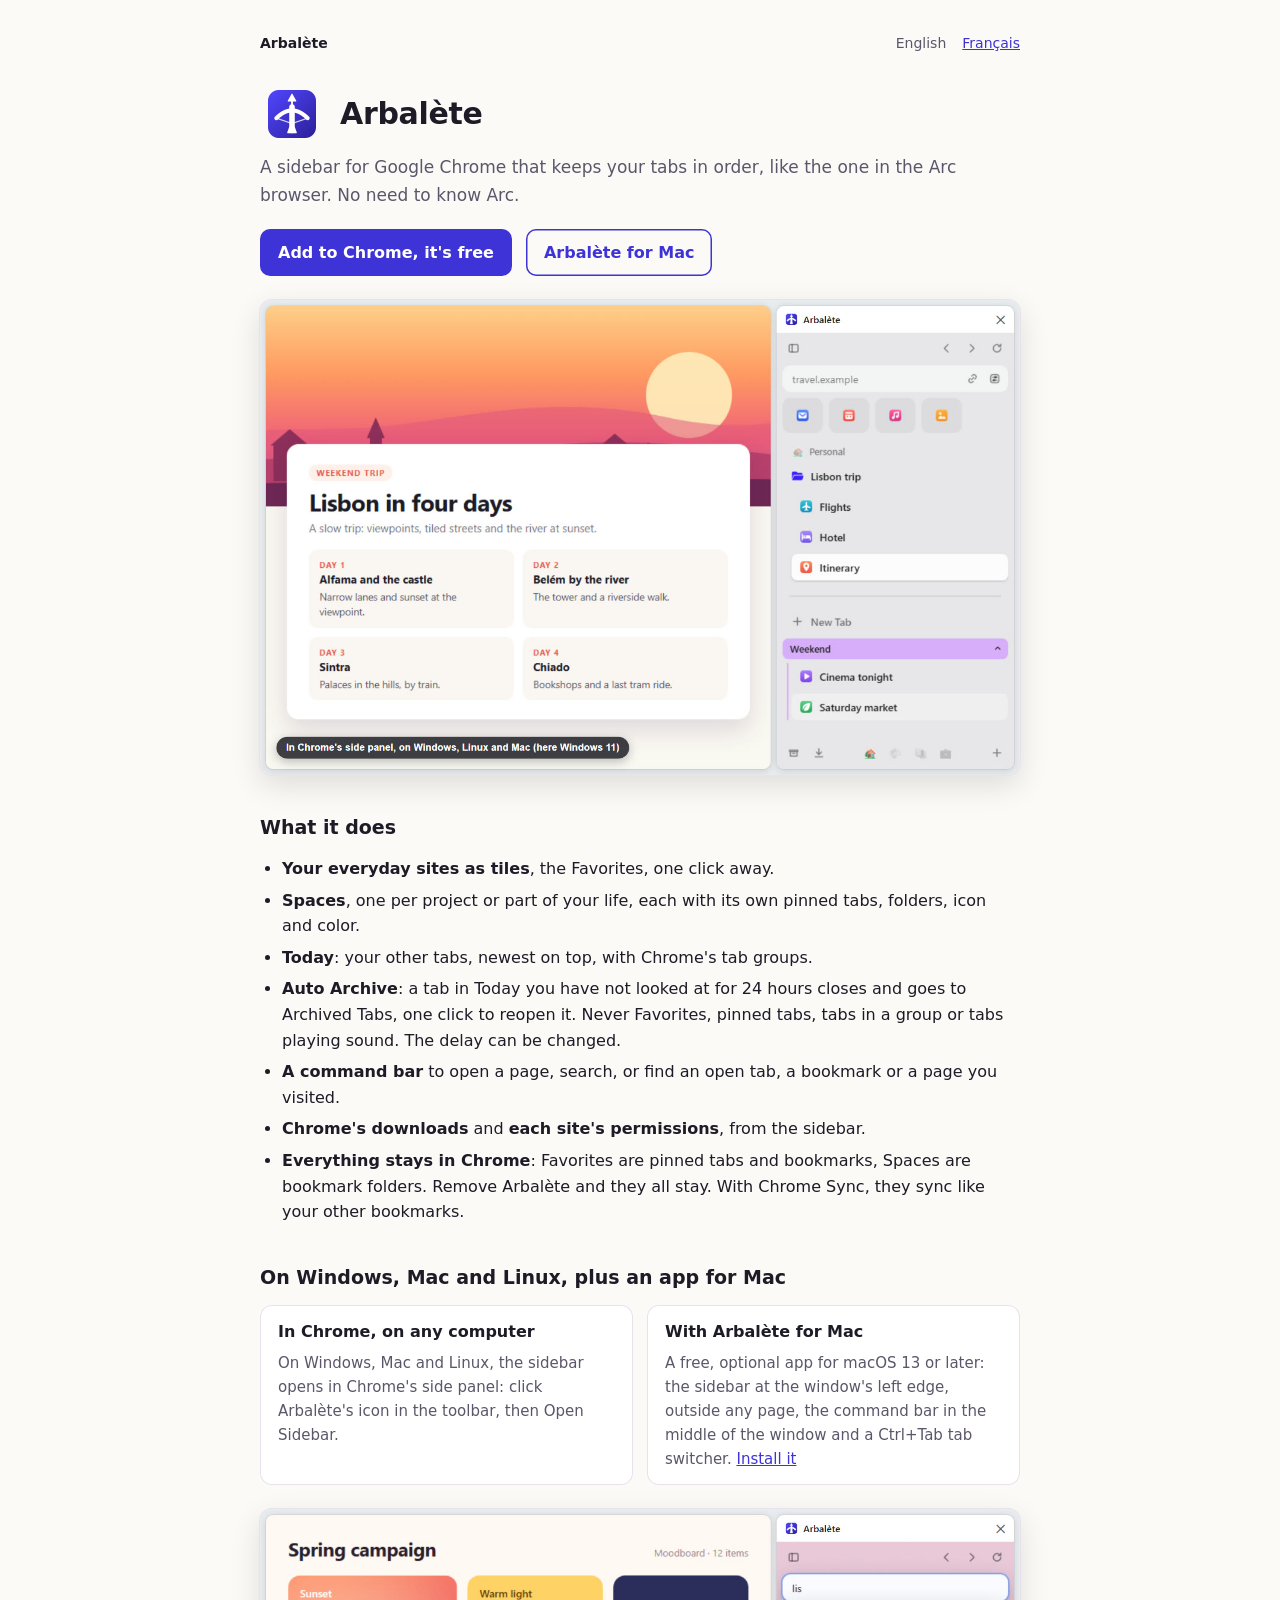
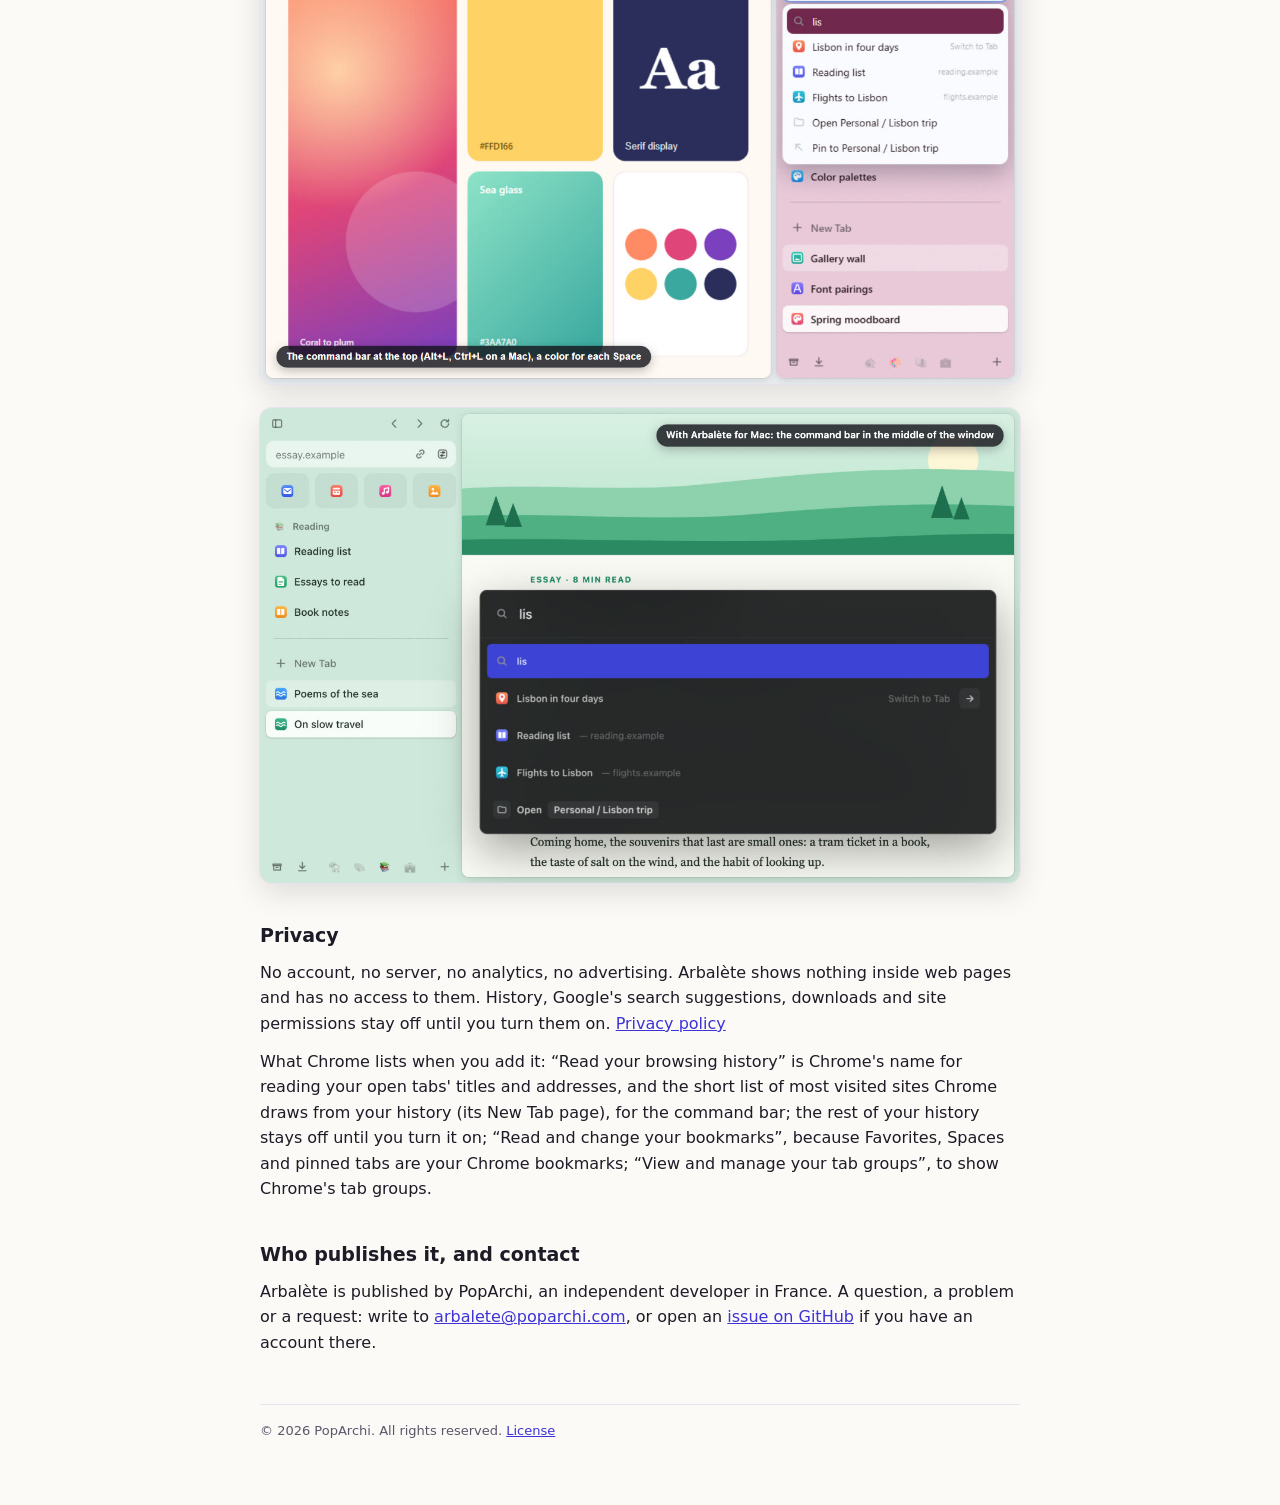
<file: index.html>
<!doctype html>
<html lang="en">
  <head>
    <meta charset="utf-8" />
    <meta name="viewport" content="width=device-width, initial-scale=1" />
    <title>Arbalète: a sidebar for Chrome, in the spirit of Arc</title>
    <meta name="description" content="Arbalète keeps your Chrome tabs in a sidebar: Favorites, Spaces, pinned tabs, a command bar and Auto Archive. Free, no account, with a free companion app for Mac." />
    <link rel="canonical" href="https://poparchi.github.io/arbalete/" />
    <link rel="alternate" hreflang="en" href="https://poparchi.github.io/arbalete/" />
    <link rel="alternate" hreflang="fr" href="https://poparchi.github.io/arbalete/fr/" />
    <link rel="alternate" hreflang="x-default" href="https://poparchi.github.io/arbalete/" />
    <meta property="og:type" content="website" />
    <meta property="og:site_name" content="Arbalète" />
    <meta property="og:url" content="https://poparchi.github.io/arbalete/" />
    <meta property="og:title" content="Arbalète: a sidebar for Chrome" />
    <meta property="og:description" content="Favorites, Spaces, pinned tabs, a command bar and Auto Archive, in Chrome's own data. With a free app for Mac." />
    <meta property="og:image" content="https://poparchi.github.io/arbalete/site/og-en.jpg" />
    <meta property="og:locale" content="en_US" />
    <meta property="og:locale:alternate" content="fr_FR" />
    <meta name="twitter:card" content="summary_large_image" />
    <!-- Google Search Console's proof that PopArchi's Google account manages the site (the property
         https://poparchi.github.io/arbalete/): keep it, or the property goes unverified. -->
    <meta name="google-site-verification" content="4EBdYXj-_jf0NFzKTgji6r4wzGng71Bde3SK9NsDh-w" />
    <link rel="icon" href="icon-128.png" />
    <link rel="stylesheet" href="site.css" />
    <!-- The site's home page, https://poparchi.github.io/arbalete/ (docs/public-index-fr.html in
         French), published by `npm run publish:site`. Its one script points a French browser to the
         French page, and sends the former #fr anchor there. No request to anywhere but this site. -->
    <script>
      if (location.hash === "#fr") location.replace("fr/");
    </script>
    <script type="application/ld+json">
      {
        "@context": "https://schema.org",
        "@type": "SoftwareApplication",
        "name": "Arbalète",
        "description": "A sidebar for Google Chrome: Favorites, Spaces, pinned tabs, a command bar and Auto Archive, with a free companion app for macOS.",
        "url": "https://poparchi.github.io/arbalete/",
        "image": "https://poparchi.github.io/arbalete/site/sidebar-en.jpg",
        "applicationCategory": "BrowserApplication",
        "operatingSystem": "Google Chrome; macOS 13 or later for the app",
        "inLanguage": ["en", "fr"],
        "offers": { "@type": "Offer", "price": "0", "priceCurrency": "EUR" },
        "publisher": { "@type": "Organization", "name": "PopArchi" }
      }
    </script>
  </head>
  <body>
    <main>
      <nav><a class="home" href="./">Arbalète</a><a aria-current="page">English</a><a href="fr/" hreflang="fr" lang="fr">Français</a></nav>
      <p class="other-language" id="other-language" lang="fr" hidden><a href="fr/">Cette page existe en français.</a></p>
      <script>
        if (/^fr\b/i.test(navigator.language)) document.getElementById("other-language").hidden = false;
      </script>

      <header><img src="icon-128.png" alt="" /><h1>Arbalète</h1></header>
      <p class="lead">A sidebar for Google Chrome that keeps your tabs in order, like the one in the Arc browser. No need to know Arc.</p>
      <div class="actions">
        <a class="cta" href="https://chromewebstore.google.com/detail/jnhllkobhicebmnkamcajgblljiigeed">Add to Chrome, it's free</a>
        <a class="cta secondary" href="mac/">Arbalète for Mac</a>
      </div>

      <figure>
        <img src="site/sidebar-en.jpg" width="1280" height="800" alt="Arbalète in Chrome's side panel, at the right of a page: Favorites as tiles, an open folder of the Personal Space and today's tabs." />
      </figure>

      <h2>What it does</h2>
      <ul>
        <li><strong>Your everyday sites as tiles</strong>, the Favorites, one click away.</li>
        <li><strong>Spaces</strong>, one per project or part of your life, each with its own pinned tabs, folders, icon and color.</li>
        <li><strong>Today</strong>: your other tabs, newest on top, with Chrome's tab groups.</li>
        <li><strong>Auto Archive</strong>: a tab in Today you have not looked at for 24 hours closes and goes to Archived Tabs, one click to reopen it. Never Favorites, pinned tabs, tabs in a group or tabs playing sound. The delay can be changed.</li>
        <li><strong>A command bar</strong> to open a page, search, or find an open tab, a bookmark or a page you visited.</li>
        <li><strong>Chrome's downloads</strong> and <strong>each site's permissions</strong>, from the sidebar.</li>
        <li><strong>Everything stays in Chrome</strong>: Favorites are pinned tabs and bookmarks, Spaces are bookmark folders. Remove Arbalète and they all stay. With Chrome Sync, they sync like your other bookmarks.</li>
      </ul>

      <h2>On Windows, Mac and Linux, plus an app for Mac</h2>
      <div class="modes">
        <div>
          <h3>In Chrome, on any computer</h3>
          <p>On Windows, Mac and Linux, the sidebar opens in Chrome's side panel: click Arbalète's icon in the toolbar, then Open Sidebar.</p>
        </div>
        <div>
          <h3>With Arbalète for Mac</h3>
          <p>A free, optional app for macOS 13 or later: the sidebar at the window's left edge, outside any page, the command bar in the middle of the window and a Ctrl+Tab tab switcher. <a href="mac/">Install it</a></p>
        </div>
      </div>
      <figure>
        <img src="site/command-bar-panel-en.jpg" width="1280" height="800" alt="The command bar at the top of the sidebar, in Chrome's side panel and a pink Space: it suggests an open tab, bookmarks and a folder for what is typed." loading="lazy" />
      </figure>
      <figure>
        <img src="site/command-bar-en.jpg" width="1280" height="800" alt="The command bar in the middle of the window, offering an open tab, bookmarks and a folder for the typed text." loading="lazy" />
      </figure>

      <h2>Privacy</h2>
      <p>No account, no server, no analytics, no advertising. Arbalète shows nothing inside web pages and has no access to them. History, Google's search suggestions, downloads and site permissions stay off until you turn them on. <a href="privacy/">Privacy policy</a></p>
      <p>What Chrome lists when you add it: “Read your browsing history” is Chrome's name for reading your open tabs' titles and addresses, and the short list of most visited sites Chrome draws from your history (its New Tab page), for the command bar; the rest of your history stays off until you turn it on; “Read and change your bookmarks”, because Favorites, Spaces and pinned tabs are your Chrome bookmarks; “View and manage your tab groups”, to show Chrome's tab groups.</p>

      <h2>Who publishes it, and contact</h2>
      <p>Arbalète is published by PopArchi, an independent developer in France. A question, a problem or a request: write to <a href="mailto:arbalete@poparchi.com">arbalete@poparchi.com</a>, or open an <a href="https://github.com/poparchi/arbalete/issues">issue on GitHub</a> if you have an account there.</p>

      <p class="notice">© 2026 PopArchi. All rights reserved. <a href="https://github.com/poparchi/arbalete/blob/main/LICENSE">License</a></p>
    </main>
  </body>
</html>
</file>
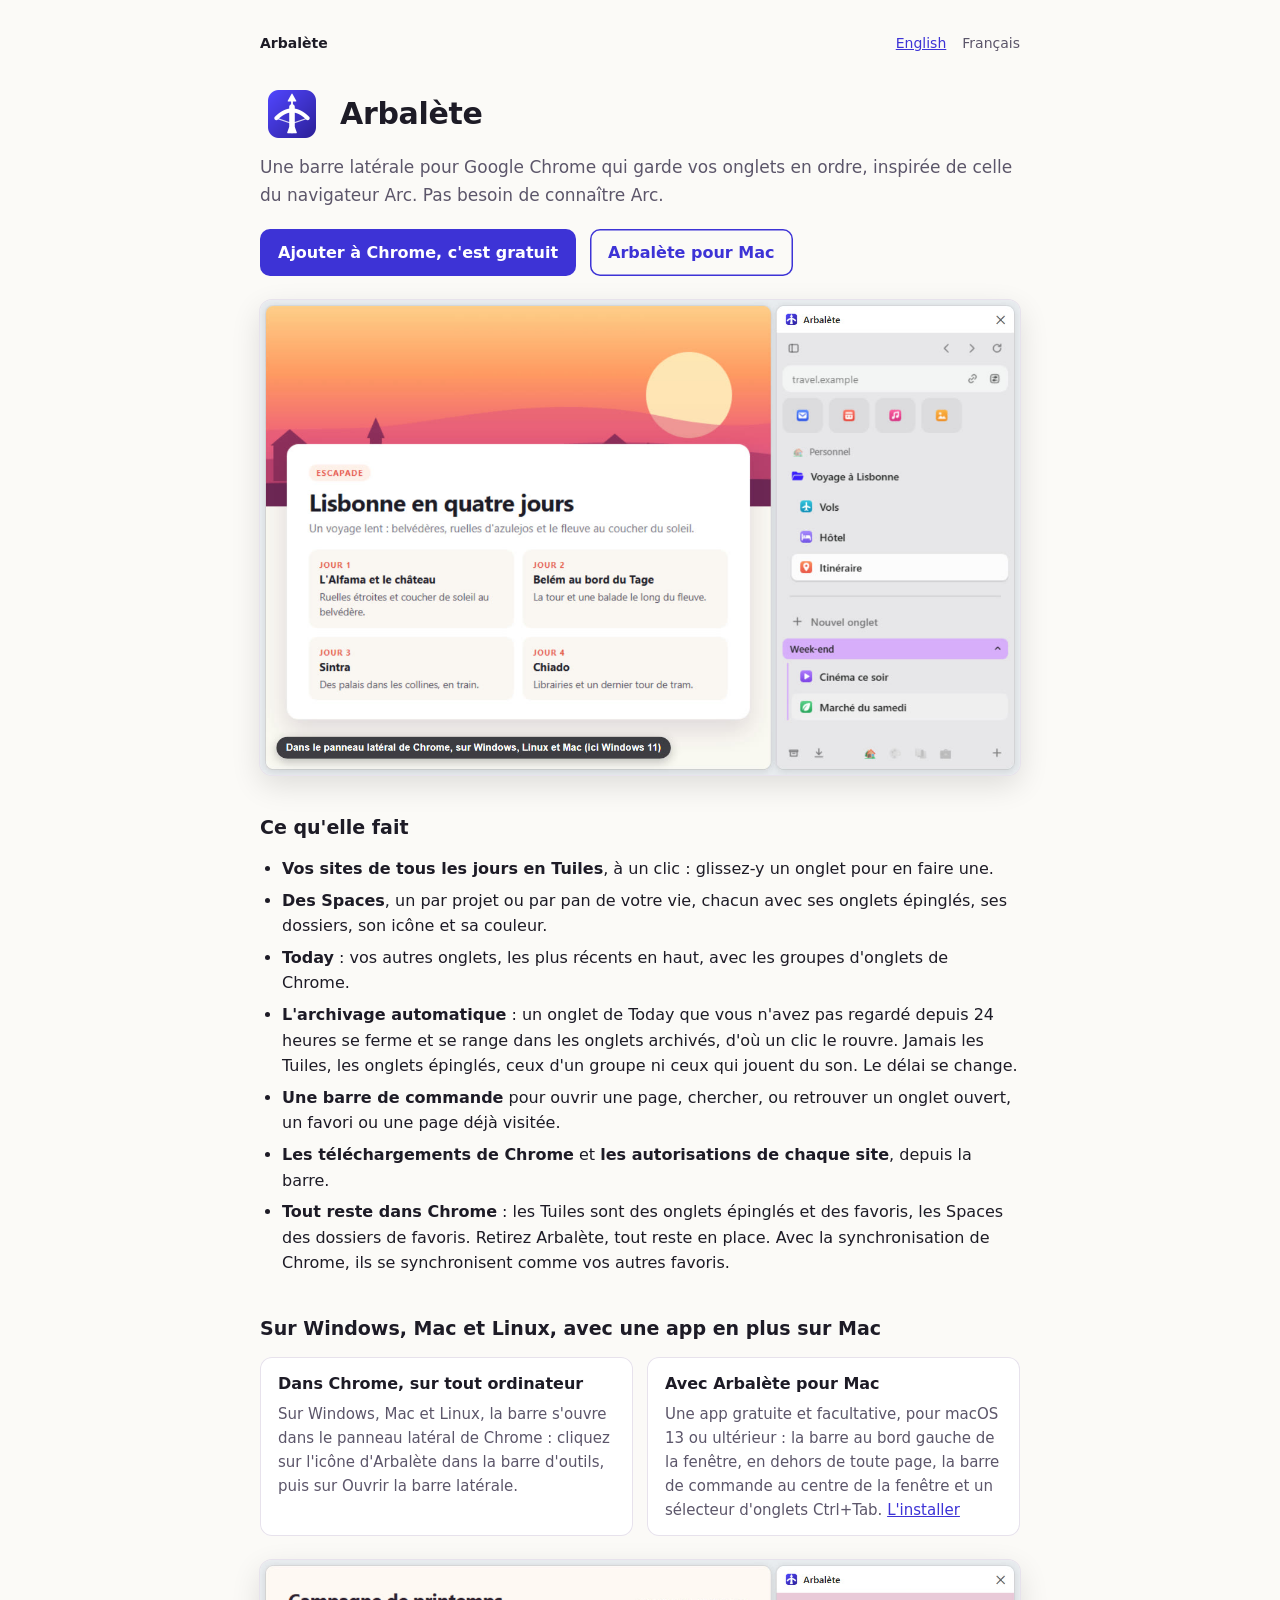
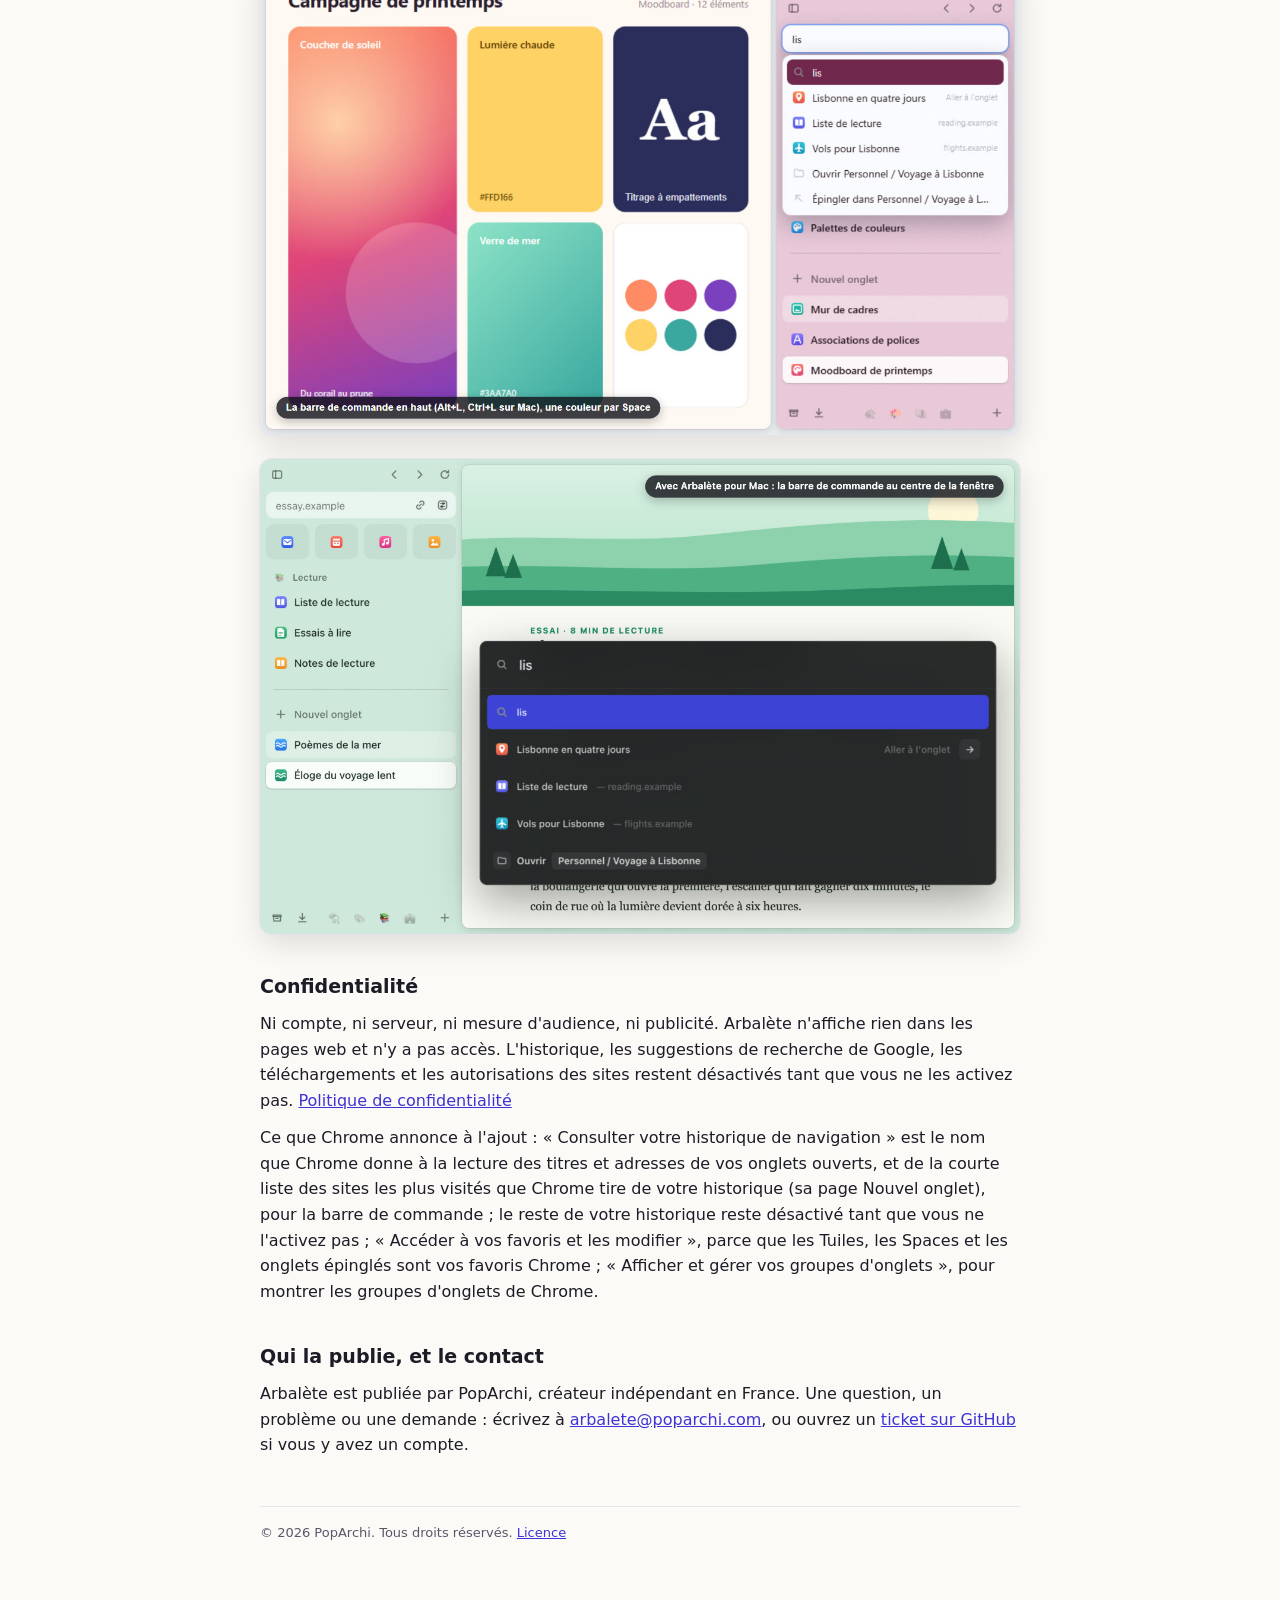
<file: fr/index.html>
<!doctype html>
<html lang="fr">
  <head>
    <meta charset="utf-8" />
    <meta name="viewport" content="width=device-width, initial-scale=1" />
    <title>Arbalète : une barre latérale pour Chrome, dans l'esprit d'Arc</title>
    <meta name="description" content="Arbalète range vos onglets Chrome dans une barre latérale : Tuiles, Spaces, onglets épinglés, barre de commande et archivage automatique. Gratuite, sans compte, avec une app gratuite pour Mac." />
    <link rel="canonical" href="https://poparchi.github.io/arbalete/fr/" />
    <link rel="alternate" hreflang="en" href="https://poparchi.github.io/arbalete/" />
    <link rel="alternate" hreflang="fr" href="https://poparchi.github.io/arbalete/fr/" />
    <link rel="alternate" hreflang="x-default" href="https://poparchi.github.io/arbalete/" />
    <meta property="og:type" content="website" />
    <meta property="og:site_name" content="Arbalète" />
    <meta property="og:url" content="https://poparchi.github.io/arbalete/fr/" />
    <meta property="og:title" content="Arbalète : une barre latérale pour Chrome" />
    <meta property="og:description" content="Tuiles, Spaces, onglets épinglés, barre de commande et archivage automatique, dans les données de Chrome. Avec une app gratuite pour Mac." />
    <meta property="og:image" content="https://poparchi.github.io/arbalete/site/og-fr.jpg" />
    <meta property="og:locale" content="fr_FR" />
    <meta property="og:locale:alternate" content="en_US" />
    <meta name="twitter:card" content="summary_large_image" />
    <link rel="icon" href="../icon-128.png" />
    <link rel="stylesheet" href="../site.css" />
    <!-- The site's French home page, https://poparchi.github.io/arbalete/fr/ (docs/public-index.html in
         English), published by `npm run publish:site`. No request to anywhere but this site. -->
    <script type="application/ld+json">
      {
        "@context": "https://schema.org",
        "@type": "SoftwareApplication",
        "name": "Arbalète",
        "description": "Une barre latérale pour Google Chrome : Tuiles, Spaces, onglets épinglés, barre de commande et archivage automatique, avec une app compagnon gratuite pour macOS.",
        "url": "https://poparchi.github.io/arbalete/fr/",
        "image": "https://poparchi.github.io/arbalete/site/sidebar-fr.jpg",
        "applicationCategory": "BrowserApplication",
        "operatingSystem": "Google Chrome; macOS 13 ou ultérieur pour l'app",
        "inLanguage": ["fr", "en"],
        "offers": { "@type": "Offer", "price": "0", "priceCurrency": "EUR" },
        "publisher": { "@type": "Organization", "name": "PopArchi" }
      }
    </script>
  </head>
  <body>
    <main>
      <nav><a class="home" href="./">Arbalète</a><a href="../" hreflang="en" lang="en">English</a><a aria-current="page">Français</a></nav>

      <header><img src="../icon-128.png" alt="" /><h1>Arbalète</h1></header>
      <p class="lead">Une barre latérale pour Google Chrome qui garde vos onglets en ordre, inspirée de celle du navigateur Arc. Pas besoin de connaître Arc.</p>
      <div class="actions">
        <a class="cta" href="https://chromewebstore.google.com/detail/jnhllkobhicebmnkamcajgblljiigeed">Ajouter à Chrome, c'est gratuit</a>
        <a class="cta secondary" href="mac/">Arbalète pour Mac</a>
      </div>

      <figure>
        <img src="../site/sidebar-fr.jpg" width="1280" height="800" alt="Arbalète dans le panneau latéral de Chrome, à droite d'une page : des Tuiles, un dossier ouvert du Space Personnel et les onglets du jour." />
      </figure>

      <h2>Ce qu'elle fait</h2>
      <ul>
        <li><strong>Vos sites de tous les jours en Tuiles</strong>, à un clic : glissez-y un onglet pour en faire une.</li>
        <li><strong>Des Spaces</strong>, un par projet ou par pan de votre vie, chacun avec ses onglets épinglés, ses dossiers, son icône et sa couleur.</li>
        <li><strong>Today</strong> : vos autres onglets, les plus récents en haut, avec les groupes d'onglets de Chrome.</li>
        <li><strong>L'archivage automatique</strong> : un onglet de Today que vous n'avez pas regardé depuis 24 heures se ferme et se range dans les onglets archivés, d'où un clic le rouvre. Jamais les Tuiles, les onglets épinglés, ceux d'un groupe ni ceux qui jouent du son. Le délai se change.</li>
        <li><strong>Une barre de commande</strong> pour ouvrir une page, chercher, ou retrouver un onglet ouvert, un favori ou une page déjà visitée.</li>
        <li><strong>Les téléchargements de Chrome</strong> et <strong>les autorisations de chaque site</strong>, depuis la barre.</li>
        <li><strong>Tout reste dans Chrome</strong> : les Tuiles sont des onglets épinglés et des favoris, les Spaces des dossiers de favoris. Retirez Arbalète, tout reste en place. Avec la synchronisation de Chrome, ils se synchronisent comme vos autres favoris.</li>
      </ul>

      <h2>Sur Windows, Mac et Linux, avec une app en plus sur Mac</h2>
      <div class="modes">
        <div>
          <h3>Dans Chrome, sur tout ordinateur</h3>
          <p>Sur Windows, Mac et Linux, la barre s'ouvre dans le panneau latéral de Chrome : cliquez sur l'icône d'Arbalète dans la barre d'outils, puis sur Ouvrir la barre latérale.</p>
        </div>
        <div>
          <h3>Avec Arbalète pour Mac</h3>
          <p>Une app gratuite et facultative, pour macOS 13 ou ultérieur : la barre au bord gauche de la fenêtre, en dehors de toute page, la barre de commande au centre de la fenêtre et un sélecteur d'onglets Ctrl+Tab. <a href="mac/">L'installer</a></p>
        </div>
      </div>
      <figure>
        <img src="../site/command-bar-panel-fr.jpg" width="1280" height="800" alt="La barre de commande en haut de la barre latérale, dans le panneau latéral de Chrome et un Space rose : elle propose un onglet ouvert, des favoris et un dossier pour le texte tapé." loading="lazy" />
      </figure>
      <figure>
        <img src="../site/command-bar-fr.jpg" width="1280" height="800" alt="La barre de commande au centre de la fenêtre, qui propose un onglet ouvert, des favoris et un dossier pour le texte tapé." loading="lazy" />
      </figure>

      <h2>Confidentialité</h2>
      <p>Ni compte, ni serveur, ni mesure d'audience, ni publicité. Arbalète n'affiche rien dans les pages web et n'y a pas accès. L'historique, les suggestions de recherche de Google, les téléchargements et les autorisations des sites restent désactivés tant que vous ne les activez pas. <a href="../privacy/#fr">Politique de confidentialité</a></p>
      <p>Ce que Chrome annonce à l'ajout : «&nbsp;Consulter votre historique de navigation&nbsp;» est le nom que Chrome donne à la lecture des titres et adresses de vos onglets ouverts, et de la courte liste des sites les plus visités que Chrome tire de votre historique (sa page Nouvel onglet), pour la barre de commande ; le reste de votre historique reste désactivé tant que vous ne l'activez pas ; «&nbsp;Accéder à vos favoris et les modifier&nbsp;», parce que les Tuiles, les Spaces et les onglets épinglés sont vos favoris Chrome ; «&nbsp;Afficher et gérer vos groupes d'onglets&nbsp;», pour montrer les groupes d'onglets de Chrome.</p>

      <h2>Qui la publie, et le contact</h2>
      <p>Arbalète est publiée par PopArchi, créateur indépendant en France. Une question, un problème ou une demande : écrivez à <a href="mailto:arbalete@poparchi.com">arbalete@poparchi.com</a>, ou ouvrez un <a href="https://github.com/poparchi/arbalete/issues">ticket sur GitHub</a> si vous y avez un compte.</p>

      <p class="notice">© 2026 PopArchi. Tous droits réservés. <a href="https://github.com/poparchi/arbalete/blob/main/LICENSE">Licence</a></p>
    </main>
  </body>
</html>
</file>
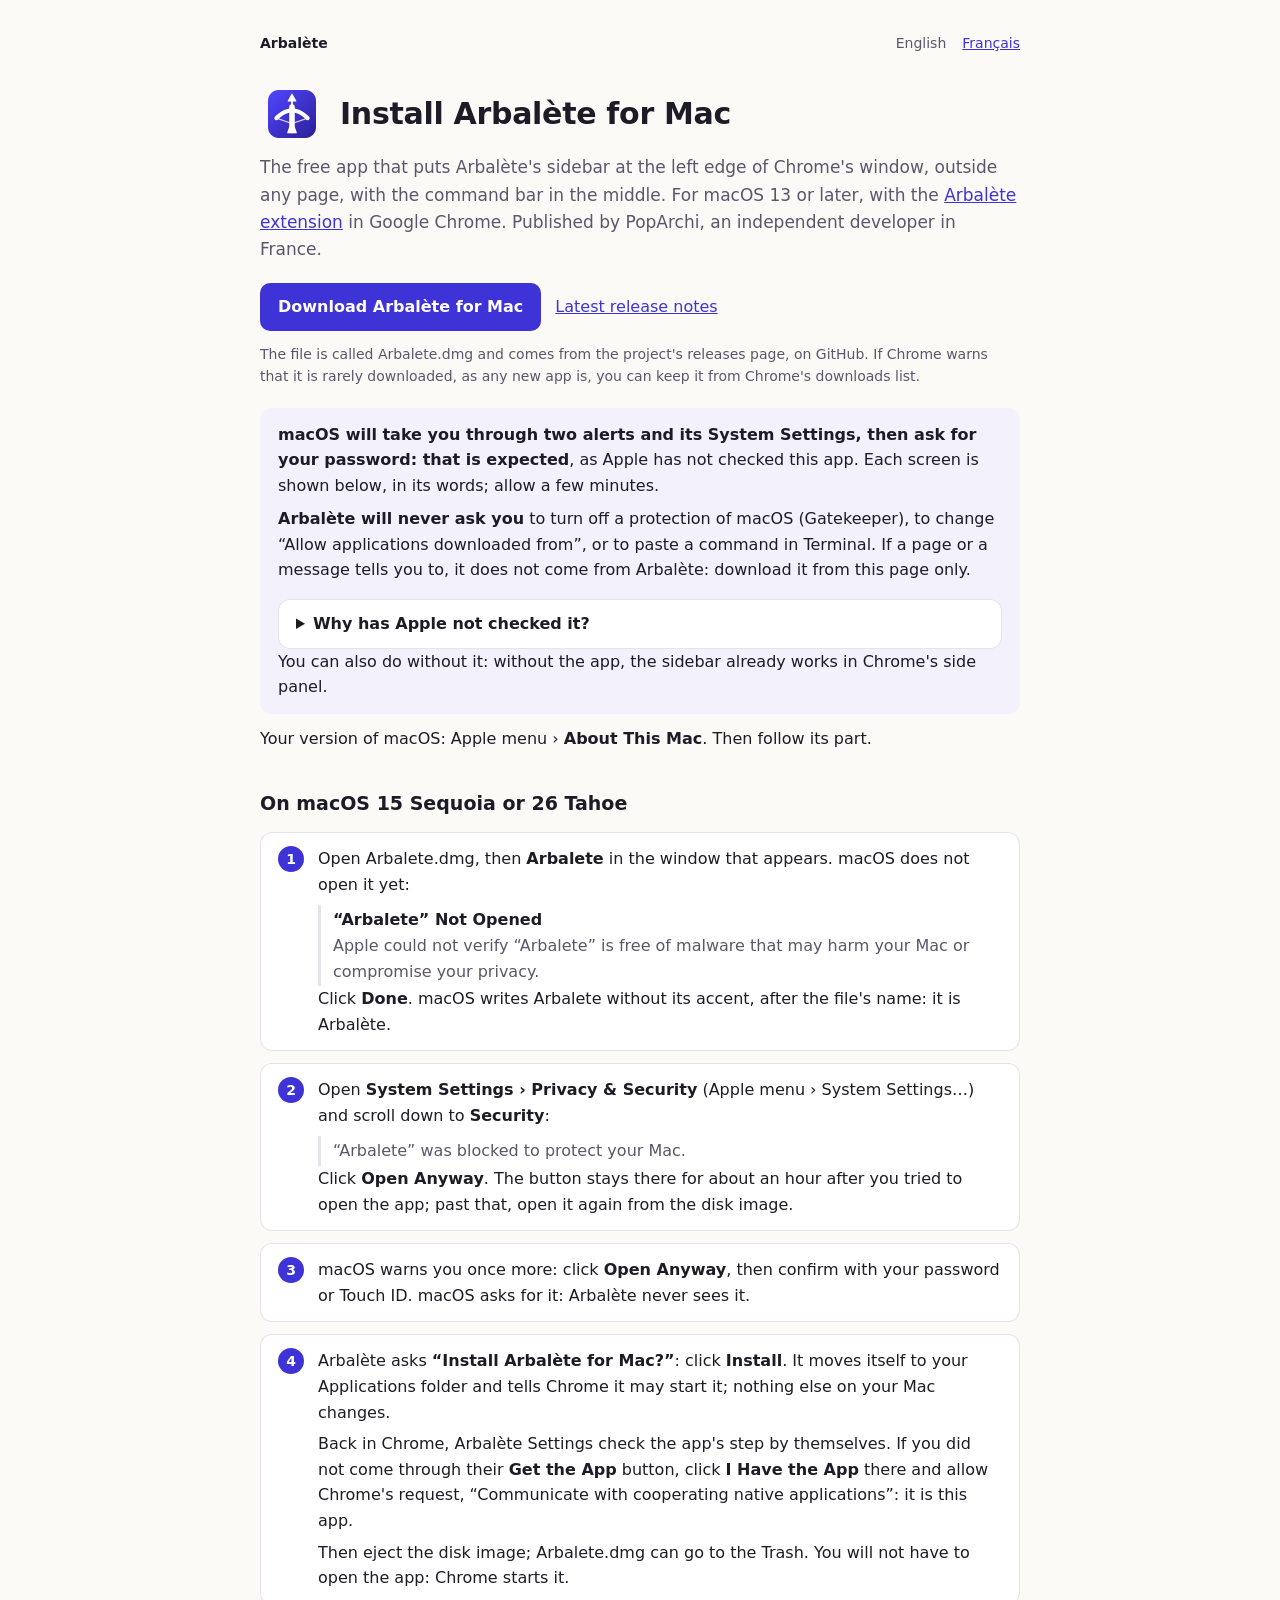
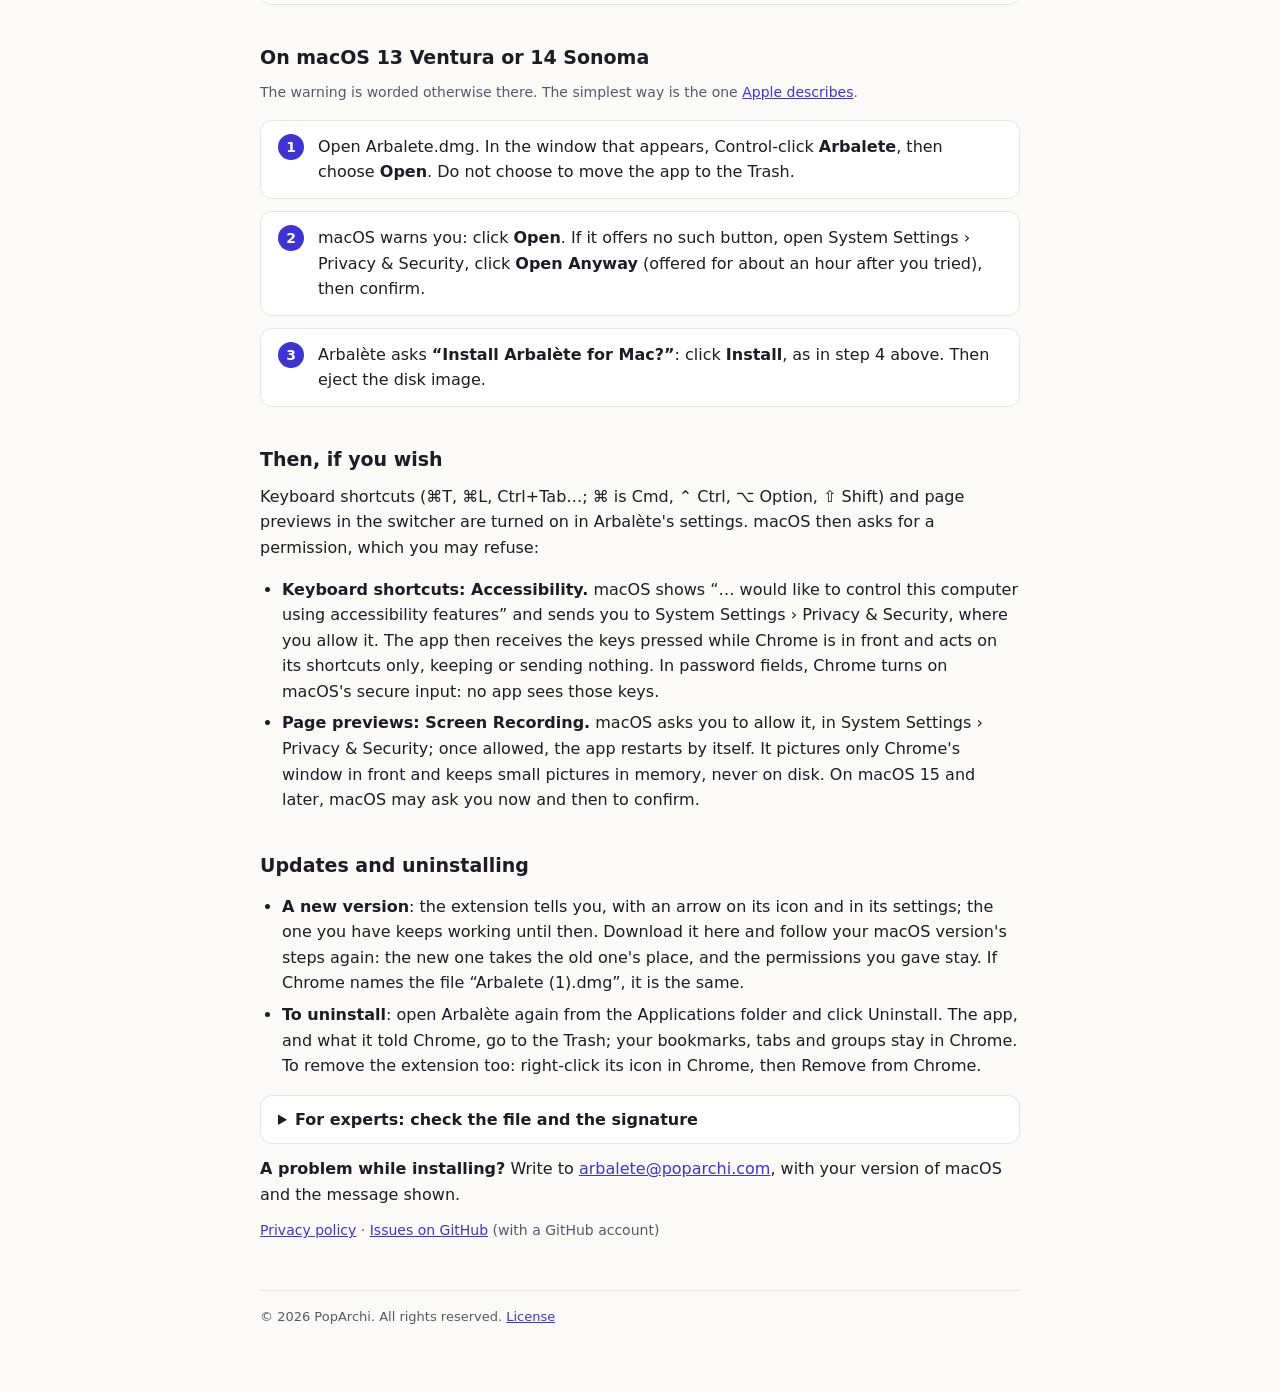
<file: mac/index.html>
<!doctype html>
<html lang="en">
  <head>
    <meta charset="utf-8" />
    <meta name="viewport" content="width=device-width, initial-scale=1" />
    <title>Install Arbalète for Mac, the free app of the Chrome sidebar</title>
    <meta name="description" content="How to install Arbalète for Mac, the free companion app of the Arbalète extension for Chrome, and allow it in macOS's Privacy &amp; Security settings, in a minute." />
    <link rel="canonical" href="https://poparchi.github.io/arbalete/mac/" />
    <link rel="alternate" hreflang="en" href="https://poparchi.github.io/arbalete/mac/" />
    <link rel="alternate" hreflang="fr" href="https://poparchi.github.io/arbalete/fr/mac/" />
    <link rel="alternate" hreflang="x-default" href="https://poparchi.github.io/arbalete/mac/" />
    <meta property="og:type" content="website" />
    <meta property="og:site_name" content="Arbalète" />
    <meta property="og:url" content="https://poparchi.github.io/arbalete/mac/" />
    <meta property="og:title" content="Install Arbalète for Mac" />
    <meta property="og:description" content="The free companion app of the Arbalète extension: the sidebar at the edge of Chrome's window, the command bar in the middle and the Ctrl+Tab tab switcher." />
    <meta property="og:image" content="https://poparchi.github.io/arbalete/site/og-en.jpg" />
    <meta property="og:locale" content="en_US" />
    <meta property="og:locale:alternate" content="fr_FR" />
    <meta name="twitter:card" content="summary_large_image" />
    <link rel="icon" href="../icon-128.png" />
    <link rel="stylesheet" href="../site.css" />
    <!-- The install page of the companion app made without Apple's notarization,
         https://poparchi.github.io/arbalete/mac/ (docs/public-install-fr.html in French), published by
         `npm run publish:site` after the app's release (`npm run publish:mac`), whose Arbalete.dmg the
         button downloads. macOS's own words are quoted from its English texts: the alerts of macOS 26
         (CoreServicesUIAgent and Privacy & Security, checked against the real ones on 2026-10-30), which
         name the app after its file, Arbalete; Accessibility's prompt from UniversalAccess
         (universalAccessAuthWarn); macOS 13 and 14 from Apple's own guide. Its one script points a
         French browser to the French page, and sends the former #fr anchor there. No request to
         anywhere but this site. -->
    <script>
      if (location.hash === "#fr") location.replace("../fr/mac/");
    </script>
  </head>
  <body>
    <main>
      <nav><a class="home" href="../">Arbalète</a><a aria-current="page">English</a><a href="../fr/mac/" hreflang="fr" lang="fr">Français</a></nav>
      <p class="other-language" id="other-language" lang="fr" hidden><a href="../fr/mac/">Cette page existe en français.</a></p>
      <script>
        if (/^fr\b/i.test(navigator.language)) document.getElementById("other-language").hidden = false;
      </script>

      <header><img src="../icon-128.png" alt="" /><h1>Install Arbalète for Mac</h1></header>
      <p class="lead">The free app that puts Arbalète's sidebar at the left edge of Chrome's window, outside any page, with the command bar in the middle. For macOS 13 or later, with the <a href="https://chromewebstore.google.com/detail/jnhllkobhicebmnkamcajgblljiigeed">Arbalète extension</a> in Google Chrome. Published by PopArchi, an independent developer in France.</p>

      <div class="actions">
        <a class="cta" href="https://github.com/poparchi/arbalete/releases/latest/download/Arbalete.dmg">Download Arbalète for Mac</a>
        <a href="https://github.com/poparchi/arbalete/releases/latest">Latest release notes</a>
      </div>
      <p class="small">The file is called Arbalete.dmg and comes from the project's releases page, on GitHub. If Chrome warns that it is rarely downloaded, as any new app is, you can keep it from Chrome's downloads list.</p>

      <div class="note">
        <p><strong>macOS will take you through two alerts and its System Settings, then ask for your password: that is expected</strong>, as Apple has not checked this app. Each screen is shown below, in its words; allow a few minutes.</p>
        <p><strong>Arbalète will never ask you</strong> to turn off a protection of macOS (Gatekeeper), to change “Allow applications downloaded from”, or to paste a command in Terminal. If a page or a message tells you to, it does not come from Arbalète: download it from this page only.</p>
        <details>
          <summary>Why has Apple not checked it?</summary>
          <p>Apple checks (“notarizes”) only the apps of developers in its paid program; Arbalète for Mac is not in it. So the first time you open each version, macOS blocks it until you allow it yourself, in its settings. The app is signed by its publisher, PopArchi, with its own certificate (not one of Apple's), the same for every version: what you allow it stays from one version to the next.</p>
        </details>
        <p>You can also do without it: without the app, the sidebar already works in Chrome's side panel.</p>
      </div>

      <p>Your version of macOS: Apple menu › <strong>About This Mac</strong>. Then follow its part.</p>

      <h2>On macOS 15 Sequoia or 26 Tahoe</h2>
      <ol class="steps">
        <li>
          <p>Open Arbalete.dmg, then <strong>Arbalete</strong> in the window that appears. macOS does not open it yet:</p>
          <blockquote><strong>“Arbalete” Not Opened</strong><br />Apple could not verify “Arbalete” is free of malware that may harm your Mac or compromise your privacy.</blockquote>
          <p>Click <span class="button">Done</span>. macOS writes Arbalete without its accent, after the file's name: it is Arbalète.</p>
        </li>
        <li>
          <p>Open <strong>System Settings › Privacy &amp; Security</strong> (Apple menu › System Settings…) and scroll down to <strong>Security</strong>:</p>
          <blockquote>“Arbalete” was blocked to protect your Mac.</blockquote>
          <p>Click <span class="button">Open Anyway</span>. The button stays there for about an hour after you tried to open the app; past that, open it again from the disk image.</p>
        </li>
        <li>
          <p>macOS warns you once more: click <span class="button">Open Anyway</span>, then confirm with your password or Touch ID. macOS asks for it: Arbalète never sees it.</p>
        </li>
        <li>
          <p>Arbalète asks <strong>“Install Arbalète for Mac?”</strong>: click <span class="button">Install</span>. It moves itself to your Applications folder and tells Chrome it may start it; nothing else on your Mac changes.</p>
          <p>Back in Chrome, Arbalète Settings check the app's step by themselves. If you did not come through their <span class="button">Get the App</span> button, click <span class="button">I Have the App</span> there and allow Chrome's request, “Communicate with cooperating native applications”: it is this app.</p>
          <p>Then eject the disk image; Arbalete.dmg can go to the Trash. You will not have to open the app: Chrome starts it.</p>
        </li>
      </ol>

      <h2>On macOS 13 Ventura or 14 Sonoma</h2>
      <p class="small">The warning is worded otherwise there. The simplest way is the one <a href="https://support.apple.com/guide/mac-help/mh40616/13.0/mac/13.0">Apple describes</a>.</p>
      <ol class="steps">
        <li>
          <p>Open Arbalete.dmg. In the window that appears, Control-click <strong>Arbalete</strong>, then choose <span class="button">Open</span>. Do not choose to move the app to the Trash.</p>
        </li>
        <li>
          <p>macOS warns you: click <span class="button">Open</span>. If it offers no such button, open System Settings › Privacy &amp; Security, click <span class="button">Open Anyway</span> (offered for about an hour after you tried), then confirm.</p>
        </li>
        <li>
          <p>Arbalète asks <strong>“Install Arbalète for Mac?”</strong>: click <span class="button">Install</span>, as in step 4 above. Then eject the disk image.</p>
        </li>
      </ol>

      <h2>Then, if you wish</h2>
      <p>Keyboard shortcuts (⌘T, ⌘L, Ctrl+Tab…; ⌘ is Cmd, ⌃ Ctrl, ⌥ Option, ⇧ Shift) and page previews in the switcher are turned on in Arbalète's settings. macOS then asks for a permission, which you may refuse:</p>
      <ul>
        <li><strong>Keyboard shortcuts: Accessibility.</strong> macOS shows “… would like to control this computer using accessibility features” and sends you to System Settings › Privacy &amp; Security, where you allow it. The app then receives the keys pressed while Chrome is in front and acts on its shortcuts only, keeping or sending nothing. In password fields, Chrome turns on macOS's secure input: no app sees those keys.</li>
        <li><strong>Page previews: Screen Recording.</strong> macOS asks you to allow it, in System Settings › Privacy &amp; Security; once allowed, the app restarts by itself. It pictures only Chrome's window in front and keeps small pictures in memory, never on disk. On macOS 15 and later, macOS may ask you now and then to confirm.</li>
      </ul>

      <h2>Updates and uninstalling</h2>
      <ul>
        <li><strong>A new version</strong>: the extension tells you, with an arrow on its icon and in its settings; the one you have keeps working until then. Download it here and follow your macOS version's steps again: the new one takes the old one's place, and the permissions you gave stay. If Chrome names the file “Arbalete (1).dmg”, it is the same.</li>
        <li><strong>To uninstall</strong>: open Arbalète again from the Applications folder and click Uninstall. The app, and what it told Chrome, go to the Trash; your bookmarks, tabs and groups stay in Chrome. To remove the extension too: right-click its icon in Chrome, then Remove from Chrome.</li>
      </ul>

      <details>
        <summary>For experts: check the file and the signature</summary>
        <p>Each release's page gives the file's SHA-256. To compare, in Terminal: <code>shasum -a 256 ~/Downloads/Arbalete.dmg</code> (this only reads the file).</p>
        <p>The app is signed by the certificate “Arbalete Release Signing”, whose SHA-256 is <code>7d65fe648d3cdd400a7003f3adf3f06cfacea0a46af3ef05f6ca9ec4fbfbe356</code>. <code>codesign -d -r- /Applications/Arbalete.app</code> prints the app's requirement, which ends with <code>certificate leaf = H"b31837e8c047b0d283506bea0417f06658c2e994"</code>: any other signature is not ours.</p>
        <p>From 0.1.4 on, each release is immutable on GitHub: its files can no longer change, and GitHub attests them. With the <code>gh</code> tool: <code>gh release verify-asset v0.1.4 ~/Downloads/Arbalete.dmg -R poparchi/arbalete</code>.</p>
      </details>

      <p><strong>A problem while installing?</strong> Write to <a href="mailto:arbalete@poparchi.com">arbalete@poparchi.com</a>, with your version of macOS and the message shown.</p>
      <p class="small"><a href="../privacy/">Privacy policy</a> · <a href="https://github.com/poparchi/arbalete/issues">Issues on GitHub</a> (with a GitHub account)</p>
      <p class="notice">© 2026 PopArchi. All rights reserved. <a href="https://github.com/poparchi/arbalete/blob/main/LICENSE">License</a></p>
    </main>
  </body>
</html>
</file>
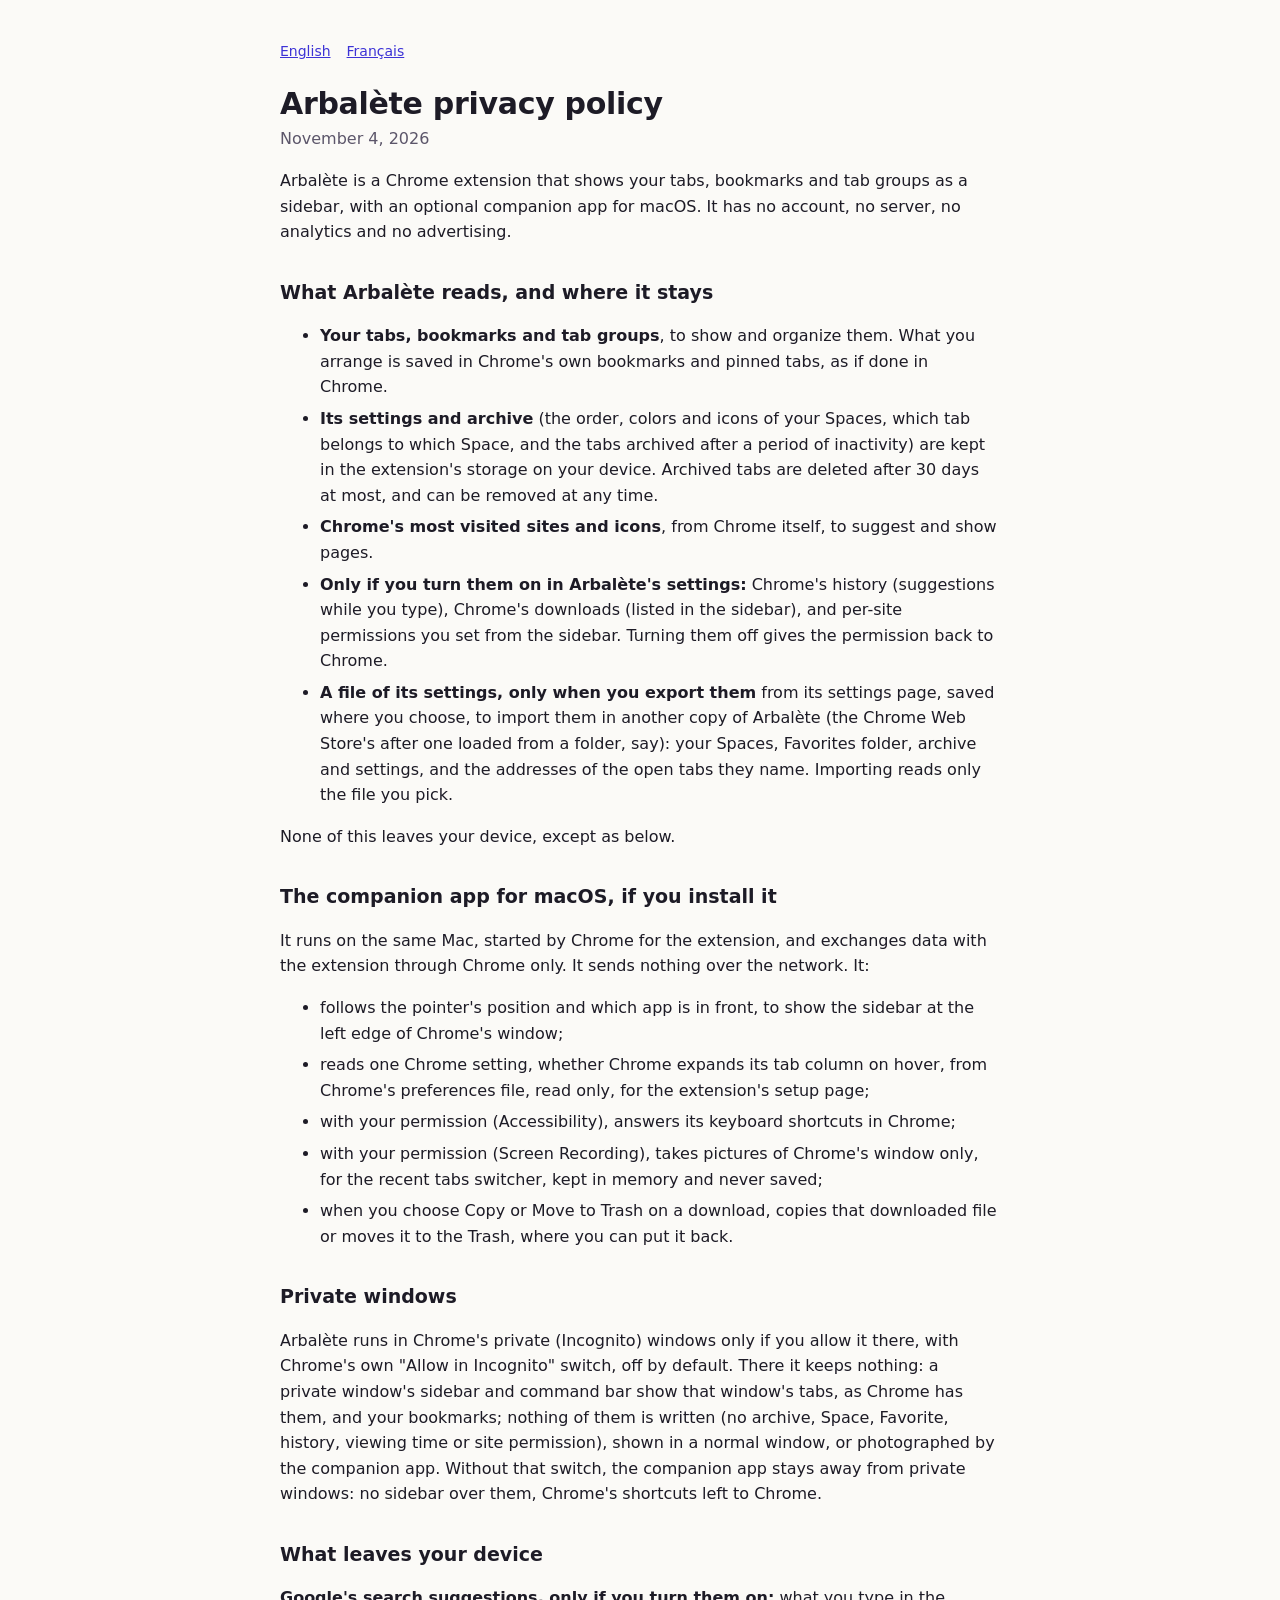
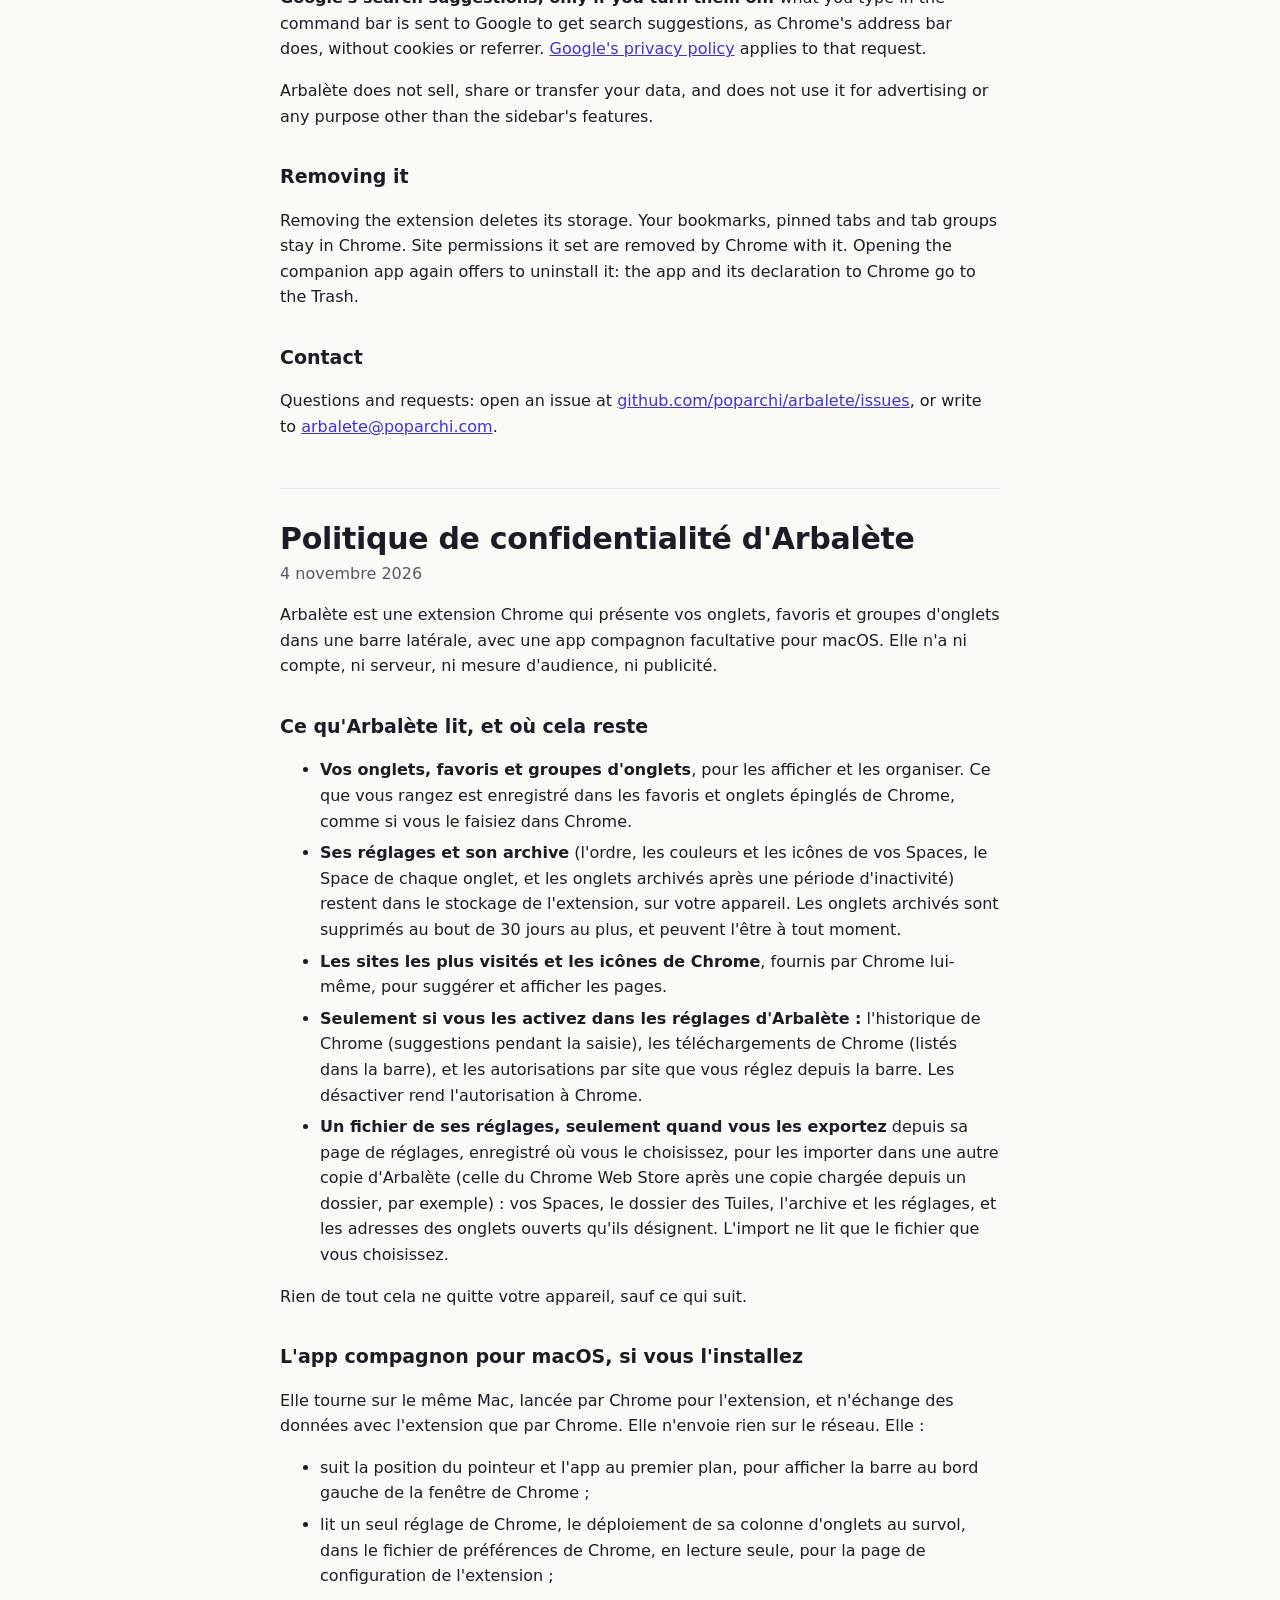
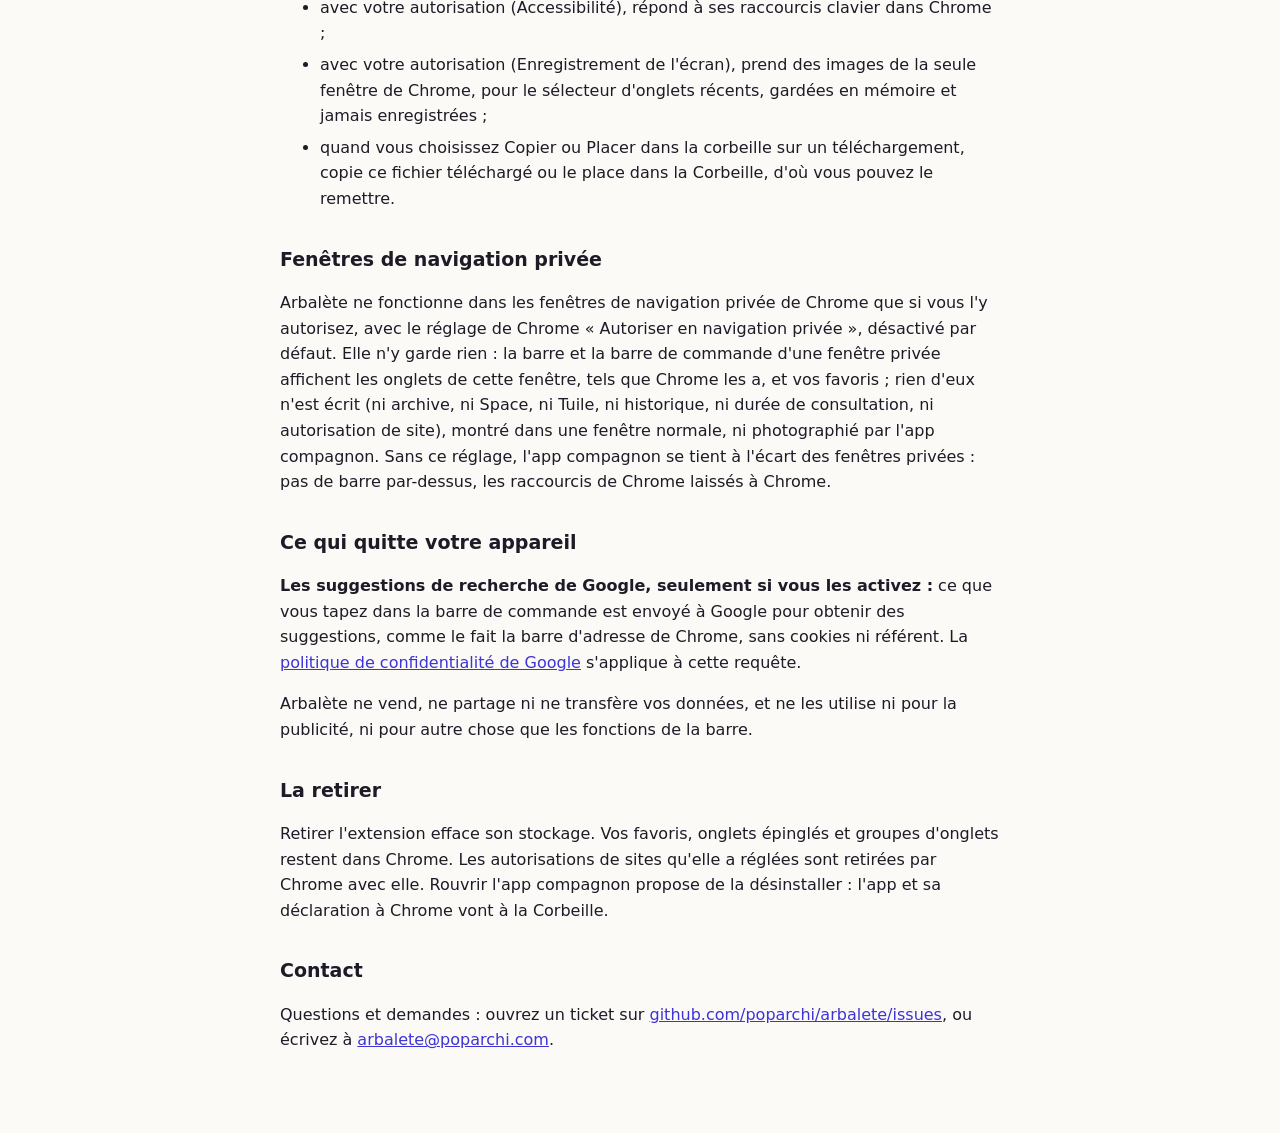
<file: privacy/index.html>
<!doctype html>
<html lang="en">
  <head>
    <meta charset="utf-8" />
    <meta name="viewport" content="width=device-width, initial-scale=1" />
    <title>Arbalète privacy policy</title>
    <!-- The Chrome Web Store's privacy policy page (docs/web-store.md), published at
         https://poparchi.github.io/arbalete/privacy/ by `npm run publish:site`: the text of
         docs/privacy-policy.md in English, then in French. Self-contained: no script, font or
         request to anywhere. -->
    <style>
      :root { color-scheme: light dark; --fg: #1d1b26; --muted: #5c566a; --bg: #fbfaf7; --line: #e7e2ec; --accent: #3d33d6; }
      @media (prefers-color-scheme: dark) { :root { --fg: #ece9f3; --muted: #a7a0b6; --bg: #16141c; --line: #2c2836; --accent: #9d97ff; } }
      body { margin: 0; background: var(--bg); color: var(--fg); font: 16px/1.6 -apple-system, system-ui, "Segoe UI", sans-serif; }
      main { max-width: 720px; margin: 0 auto; padding: 40px 20px 64px; }
      nav { display: flex; gap: 16px; font-size: 14px; }
      a { color: var(--accent); }
      h1 { font-size: 30px; line-height: 1.2; margin: 24px 0 4px; letter-spacing: -0.01em; }
      h2 { font-size: 19px; margin: 32px 0 8px; }
      .date { color: var(--muted); margin: 0 0 16px; }
      section + section { border-top: 1px solid var(--line); margin-top: 48px; padding-top: 8px; }
      li { margin: 6px 0; }
    </style>
  </head>
  <body>
    <main>
      <nav><a href="#en">English</a><a href="#fr" hreflang="fr">Français</a></nav>

      <section id="en" lang="en">
        <h1>Arbalète privacy policy</h1>
        <p class="date">November 4, 2026</p>
        <p>Arbalète is a Chrome extension that shows your tabs, bookmarks and tab groups as a sidebar, with an optional companion app for macOS. It has no account, no server, no analytics and no advertising.</p>

        <h2>What Arbalète reads, and where it stays</h2>
        <ul>
          <li><strong>Your tabs, bookmarks and tab groups</strong>, to show and organize them. What you arrange is saved in Chrome's own bookmarks and pinned tabs, as if done in Chrome.</li>
          <li><strong>Its settings and archive</strong> (the order, colors and icons of your Spaces, which tab belongs to which Space, and the tabs archived after a period of inactivity) are kept in the extension's storage on your device. Archived tabs are deleted after 30 days at most, and can be removed at any time.</li>
          <li><strong>Chrome's most visited sites and icons</strong>, from Chrome itself, to suggest and show pages.</li>
          <li><strong>Only if you turn them on in Arbalète's settings:</strong> Chrome's history (suggestions while you type), Chrome's downloads (listed in the sidebar), and per-site permissions you set from the sidebar. Turning them off gives the permission back to Chrome.</li>
          <li><strong>A file of its settings, only when you export them</strong> from its settings page, saved where you choose, to import them in another copy of Arbalète (the Chrome Web Store's after one loaded from a folder, say): your Spaces, Favorites folder, archive and settings, and the addresses of the open tabs they name. Importing reads only the file you pick.</li>
        </ul>
        <p>None of this leaves your device, except as below.</p>

        <h2>The companion app for macOS, if you install it</h2>
        <p>It runs on the same Mac, started by Chrome for the extension, and exchanges data with the extension through Chrome only. It sends nothing over the network. It:</p>
        <ul>
          <li>follows the pointer's position and which app is in front, to show the sidebar at the left edge of Chrome's window;</li>
          <li>reads one Chrome setting, whether Chrome expands its tab column on hover, from Chrome's preferences file, read only, for the extension's setup page;</li>
          <li>with your permission (Accessibility), answers its keyboard shortcuts in Chrome;</li>
          <li>with your permission (Screen Recording), takes pictures of Chrome's window only, for the recent tabs switcher, kept in memory and never saved;</li>
          <li>when you choose Copy or Move to Trash on a download, copies that downloaded file or moves it to the Trash, where you can put it back.</li>
        </ul>

        <h2>Private windows</h2>
        <p>Arbalète runs in Chrome's private (Incognito) windows only if you allow it there, with Chrome's own "Allow in Incognito" switch, off by default. There it keeps nothing: a private window's sidebar and command bar show that window's tabs, as Chrome has them, and your bookmarks; nothing of them is written (no archive, Space, Favorite, history, viewing time or site permission), shown in a normal window, or photographed by the companion app. Without that switch, the companion app stays away from private windows: no sidebar over them, Chrome's shortcuts left to Chrome.</p>

        <h2>What leaves your device</h2>
        <p><strong>Google's search suggestions, only if you turn them on:</strong> what you type in the command bar is sent to Google to get search suggestions, as Chrome's address bar does, without cookies or referrer. <a href="https://policies.google.com/privacy">Google's privacy policy</a> applies to that request.</p>
        <p>Arbalète does not sell, share or transfer your data, and does not use it for advertising or any purpose other than the sidebar's features.</p>

        <h2>Removing it</h2>
        <p>Removing the extension deletes its storage. Your bookmarks, pinned tabs and tab groups stay in Chrome. Site permissions it set are removed by Chrome with it. Opening the companion app again offers to uninstall it: the app and its declaration to Chrome go to the Trash.</p>

        <h2>Contact</h2>
        <p>Questions and requests: open an issue at <a href="https://github.com/poparchi/arbalete/issues">github.com/poparchi/arbalete/issues</a>, or write to <a href="mailto:arbalete@poparchi.com">arbalete@poparchi.com</a>.</p>
      </section>

      <section id="fr" lang="fr">
        <h1>Politique de confidentialité d'Arbalète</h1>
        <p class="date">4 novembre 2026</p>
        <p>Arbalète est une extension Chrome qui présente vos onglets, favoris et groupes d'onglets dans une barre latérale, avec une app compagnon facultative pour macOS. Elle n'a ni compte, ni serveur, ni mesure d'audience, ni publicité.</p>

        <h2>Ce qu'Arbalète lit, et où cela reste</h2>
        <ul>
          <li><strong>Vos onglets, favoris et groupes d'onglets</strong>, pour les afficher et les organiser. Ce que vous rangez est enregistré dans les favoris et onglets épinglés de Chrome, comme si vous le faisiez dans Chrome.</li>
          <li><strong>Ses réglages et son archive</strong> (l'ordre, les couleurs et les icônes de vos Spaces, le Space de chaque onglet, et les onglets archivés après une période d'inactivité) restent dans le stockage de l'extension, sur votre appareil. Les onglets archivés sont supprimés au bout de 30 jours au plus, et peuvent l'être à tout moment.</li>
          <li><strong>Les sites les plus visités et les icônes de Chrome</strong>, fournis par Chrome lui-même, pour suggérer et afficher les pages.</li>
          <li><strong>Seulement si vous les activez dans les réglages d'Arbalète :</strong> l'historique de Chrome (suggestions pendant la saisie), les téléchargements de Chrome (listés dans la barre), et les autorisations par site que vous réglez depuis la barre. Les désactiver rend l'autorisation à Chrome.</li>
          <li><strong>Un fichier de ses réglages, seulement quand vous les exportez</strong> depuis sa page de réglages, enregistré où vous le choisissez, pour les importer dans une autre copie d'Arbalète (celle du Chrome Web Store après une copie chargée depuis un dossier, par exemple) : vos Spaces, le dossier des Tuiles, l'archive et les réglages, et les adresses des onglets ouverts qu'ils désignent. L'import ne lit que le fichier que vous choisissez.</li>
        </ul>
        <p>Rien de tout cela ne quitte votre appareil, sauf ce qui suit.</p>

        <h2>L'app compagnon pour macOS, si vous l'installez</h2>
        <p>Elle tourne sur le même Mac, lancée par Chrome pour l'extension, et n'échange des données avec l'extension que par Chrome. Elle n'envoie rien sur le réseau. Elle :</p>
        <ul>
          <li>suit la position du pointeur et l'app au premier plan, pour afficher la barre au bord gauche de la fenêtre de Chrome ;</li>
          <li>lit un seul réglage de Chrome, le déploiement de sa colonne d'onglets au survol, dans le fichier de préférences de Chrome, en lecture seule, pour la page de configuration de l'extension ;</li>
          <li>avec votre autorisation (Accessibilité), répond à ses raccourcis clavier dans Chrome ;</li>
          <li>avec votre autorisation (Enregistrement de l'écran), prend des images de la seule fenêtre de Chrome, pour le sélecteur d'onglets récents, gardées en mémoire et jamais enregistrées ;</li>
          <li>quand vous choisissez Copier ou Placer dans la corbeille sur un téléchargement, copie ce fichier téléchargé ou le place dans la Corbeille, d'où vous pouvez le remettre.</li>
        </ul>

        <h2>Fenêtres de navigation privée</h2>
        <p>Arbalète ne fonctionne dans les fenêtres de navigation privée de Chrome que si vous l'y autorisez, avec le réglage de Chrome « Autoriser en navigation privée », désactivé par défaut. Elle n'y garde rien : la barre et la barre de commande d'une fenêtre privée affichent les onglets de cette fenêtre, tels que Chrome les a, et vos favoris ; rien d'eux n'est écrit (ni archive, ni Space, ni Tuile, ni historique, ni durée de consultation, ni autorisation de site), montré dans une fenêtre normale, ni photographié par l'app compagnon. Sans ce réglage, l'app compagnon se tient à l'écart des fenêtres privées : pas de barre par-dessus, les raccourcis de Chrome laissés à Chrome.</p>

        <h2>Ce qui quitte votre appareil</h2>
        <p><strong>Les suggestions de recherche de Google, seulement si vous les activez :</strong> ce que vous tapez dans la barre de commande est envoyé à Google pour obtenir des suggestions, comme le fait la barre d'adresse de Chrome, sans cookies ni référent. La <a href="https://policies.google.com/privacy?hl=fr">politique de confidentialité de Google</a> s'applique à cette requête.</p>
        <p>Arbalète ne vend, ne partage ni ne transfère vos données, et ne les utilise ni pour la publicité, ni pour autre chose que les fonctions de la barre.</p>

        <h2>La retirer</h2>
        <p>Retirer l'extension efface son stockage. Vos favoris, onglets épinglés et groupes d'onglets restent dans Chrome. Les autorisations de sites qu'elle a réglées sont retirées par Chrome avec elle. Rouvrir l'app compagnon propose de la désinstaller : l'app et sa déclaration à Chrome vont à la Corbeille.</p>

        <h2>Contact</h2>
        <p>Questions et demandes : ouvrez un ticket sur <a href="https://github.com/poparchi/arbalete/issues">github.com/poparchi/arbalete/issues</a>, ou écrivez à <a href="mailto:arbalete@poparchi.com">arbalete@poparchi.com</a>.</p>
      </section>
    </main>
  </body>
</html>
</file>
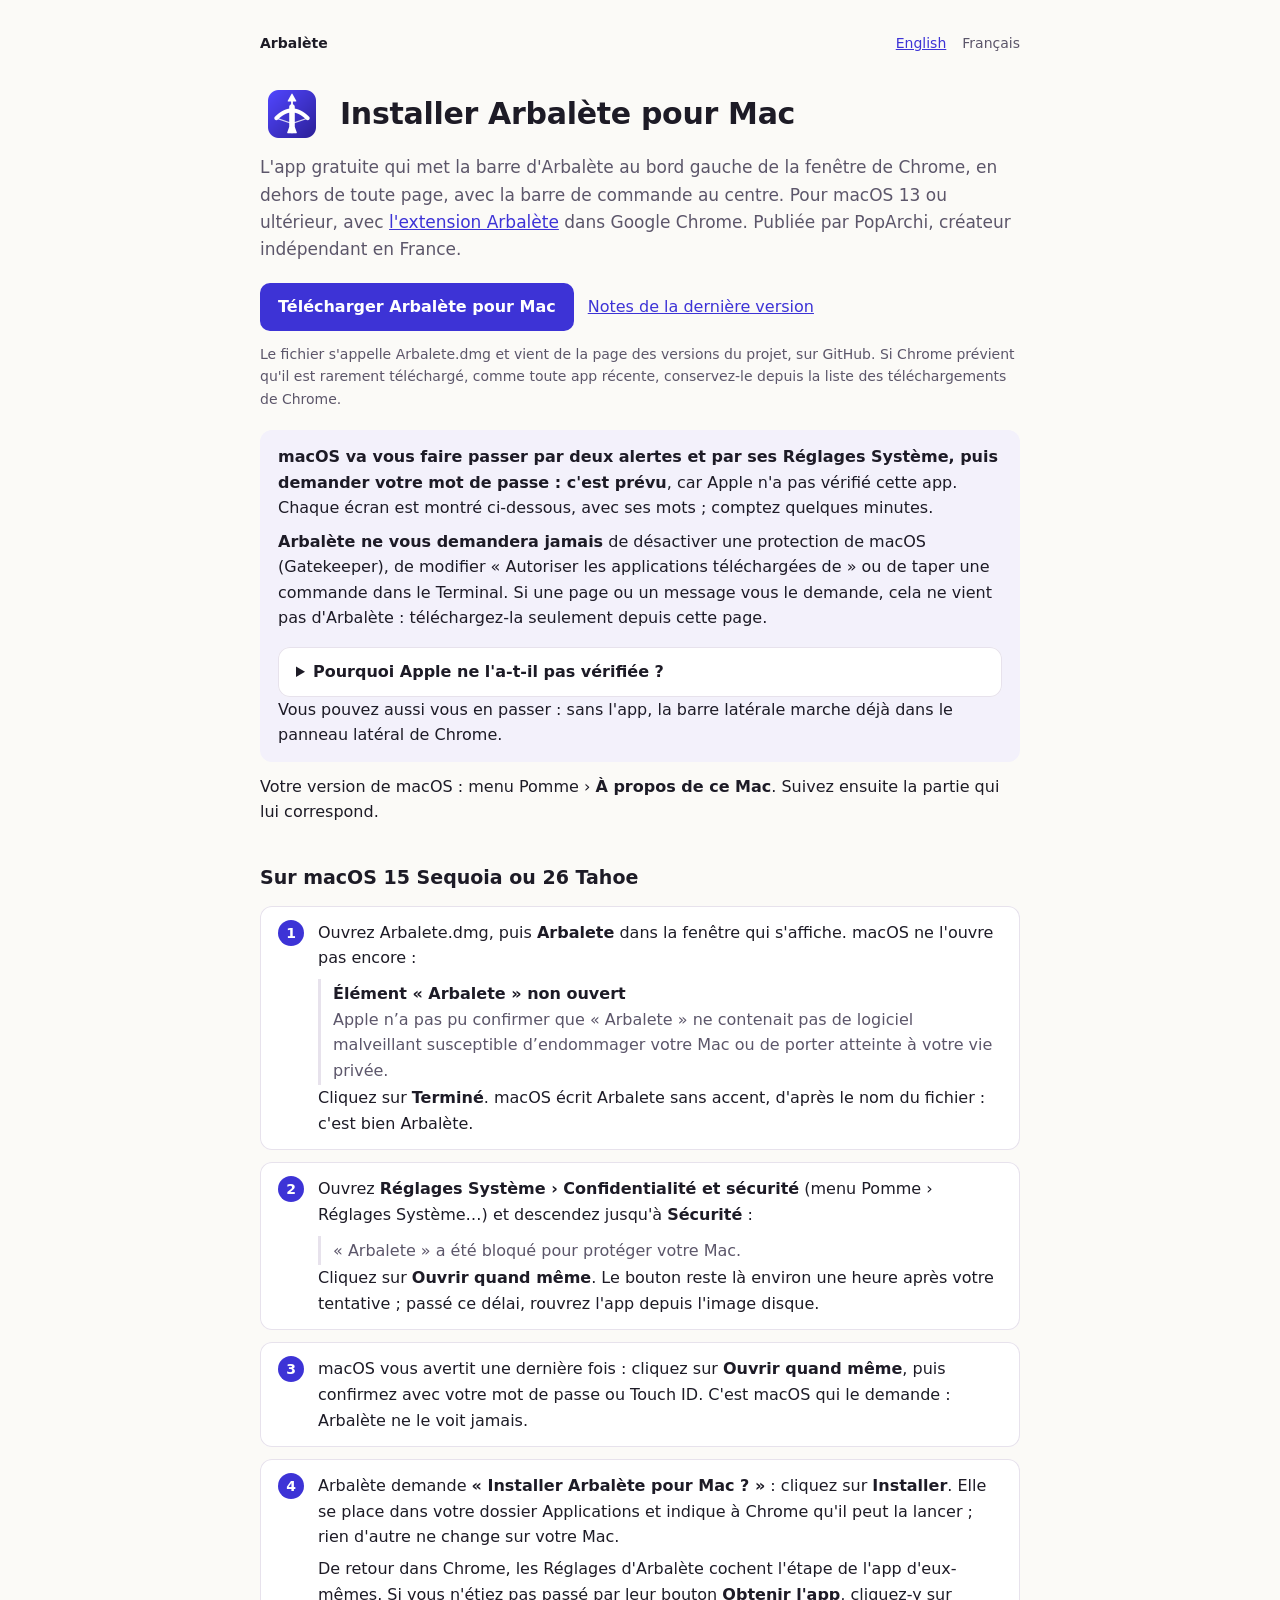
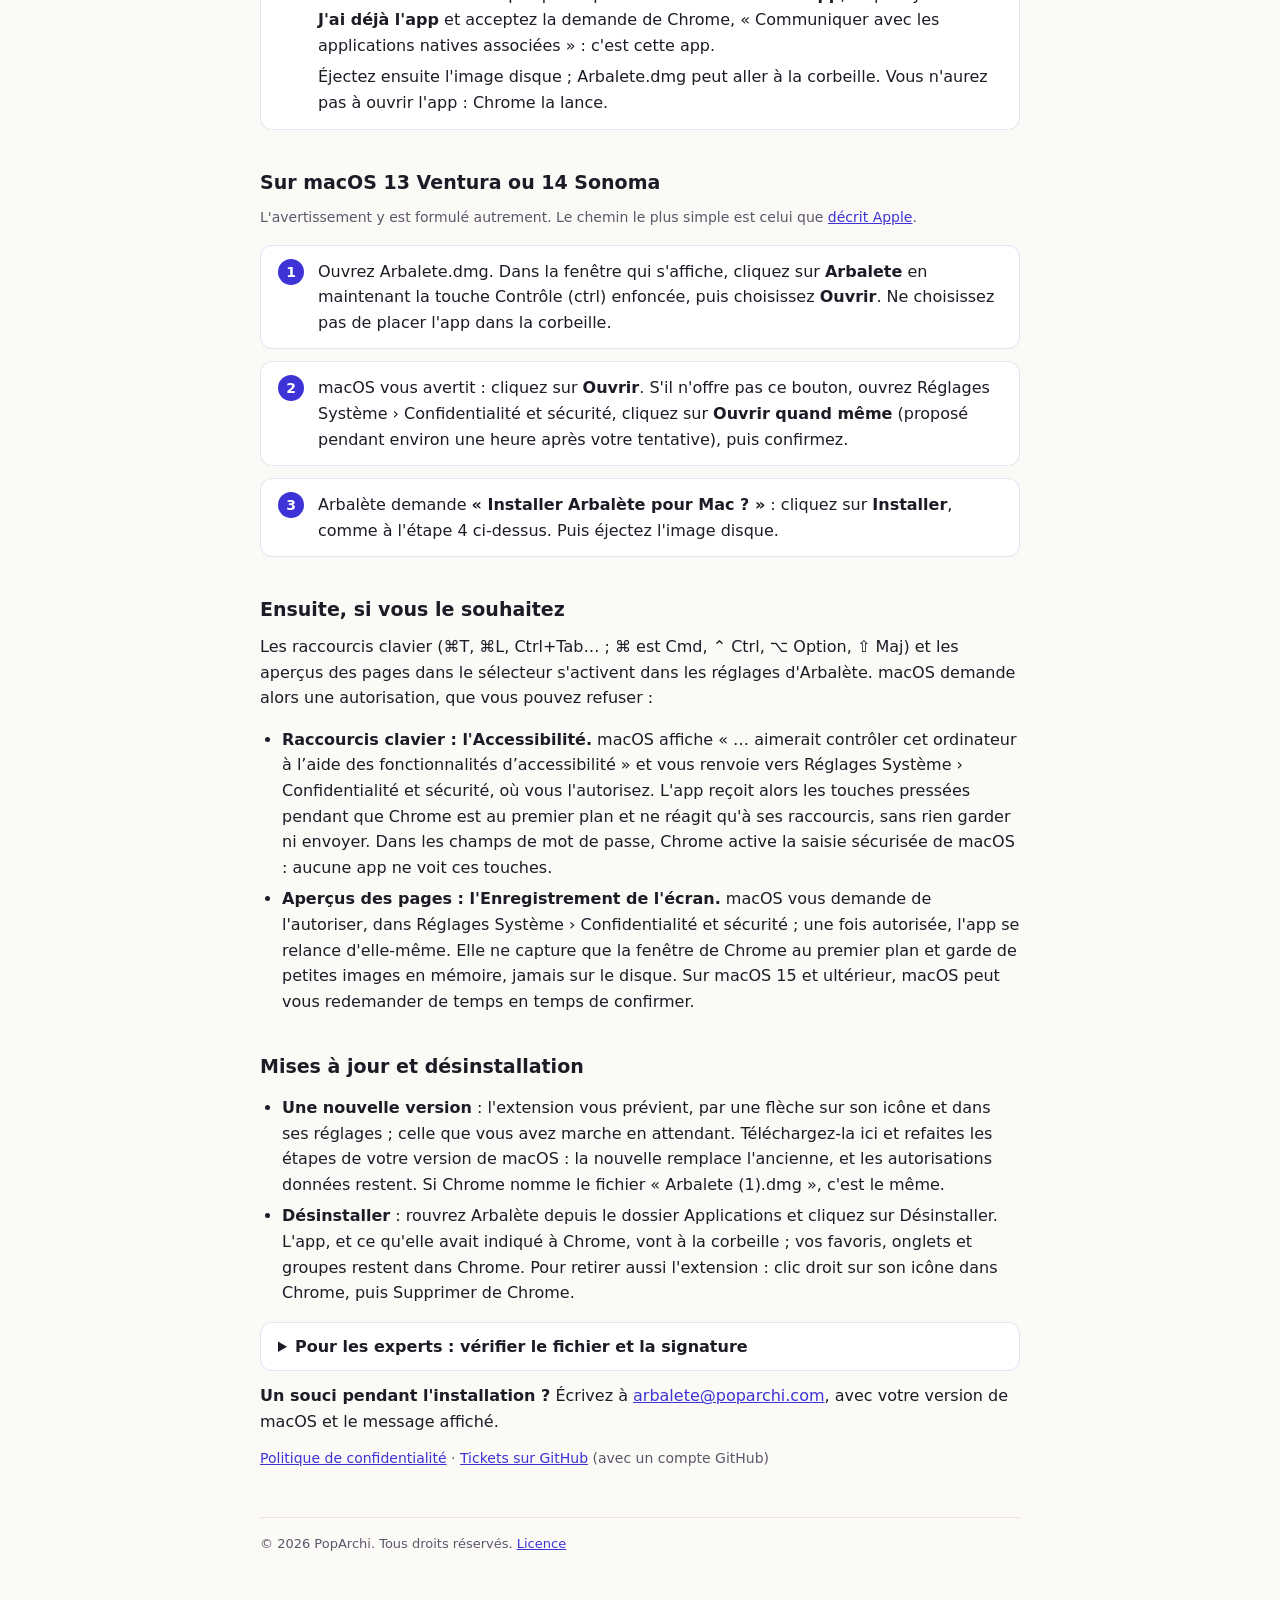
<file: fr/mac/index.html>
<!doctype html>
<html lang="fr">
  <head>
    <meta charset="utf-8" />
    <meta name="viewport" content="width=device-width, initial-scale=1" />
    <title>Installer Arbalète pour Mac, l'app gratuite de la barre latérale pour Chrome</title>
    <meta name="description" content="Installer Arbalète pour Mac, l'app compagnon gratuite de l'extension Arbalète pour Chrome, et l'autoriser dans les réglages Confidentialité et sécurité de macOS, en une minute." />
    <link rel="canonical" href="https://poparchi.github.io/arbalete/fr/mac/" />
    <link rel="alternate" hreflang="en" href="https://poparchi.github.io/arbalete/mac/" />
    <link rel="alternate" hreflang="fr" href="https://poparchi.github.io/arbalete/fr/mac/" />
    <link rel="alternate" hreflang="x-default" href="https://poparchi.github.io/arbalete/mac/" />
    <meta property="og:type" content="website" />
    <meta property="og:site_name" content="Arbalète" />
    <meta property="og:url" content="https://poparchi.github.io/arbalete/fr/mac/" />
    <meta property="og:title" content="Installer Arbalète pour Mac" />
    <meta property="og:description" content="L'app compagnon gratuite de l'extension Arbalète : la barre au bord de la fenêtre de Chrome, la barre de commande au centre et le sélecteur d'onglets Ctrl+Tab." />
    <meta property="og:image" content="https://poparchi.github.io/arbalete/site/og-fr.jpg" />
    <meta property="og:locale" content="fr_FR" />
    <meta property="og:locale:alternate" content="en_US" />
    <meta name="twitter:card" content="summary_large_image" />
    <link rel="icon" href="../../icon-128.png" />
    <link rel="stylesheet" href="../../site.css" />
    <!-- The French install page of the companion app made without Apple's notarization,
         https://poparchi.github.io/arbalete/fr/mac/ (docs/public-install.html in English), published by
         `npm run publish:site` after the app's release (`npm run publish:mac`), whose Arbalete.dmg
         the button downloads. macOS's own words are quoted from its French texts: the alerts of macOS
         26 (CoreServicesUIAgent and Privacy & Security, checked against the real ones on 2026-10-30),
         which name the app after its file, Arbalete; Accessibility's prompt from UniversalAccess
         (universalAccessAuthWarn); macOS 13 and 14 from Apple's own guide. No request
         to anywhere but this site. -->
  </head>
  <body>
    <main>
      <nav><a class="home" href="../">Arbalète</a><a href="../../mac/" hreflang="en" lang="en">English</a><a aria-current="page">Français</a></nav>

      <header><img src="../../icon-128.png" alt="" /><h1>Installer Arbalète pour Mac</h1></header>
      <p class="lead">L'app gratuite qui met la barre d'Arbalète au bord gauche de la fenêtre de Chrome, en dehors de toute page, avec la barre de commande au centre. Pour macOS 13 ou ultérieur, avec <a href="https://chromewebstore.google.com/detail/jnhllkobhicebmnkamcajgblljiigeed">l'extension Arbalète</a> dans Google Chrome. Publiée par PopArchi, créateur indépendant en France.</p>

      <div class="actions">
        <a class="cta" href="https://github.com/poparchi/arbalete/releases/latest/download/Arbalete.dmg">Télécharger Arbalète pour Mac</a>
        <a href="https://github.com/poparchi/arbalete/releases/latest">Notes de la dernière version</a>
      </div>
      <p class="small">Le fichier s'appelle Arbalete.dmg et vient de la page des versions du projet, sur GitHub. Si Chrome prévient qu'il est rarement téléchargé, comme toute app récente, conservez-le depuis la liste des téléchargements de Chrome.</p>

      <div class="note">
        <p><strong>macOS va vous faire passer par deux alertes et par ses Réglages Système, puis demander votre mot de passe&nbsp;: c'est prévu</strong>, car Apple n'a pas vérifié cette app. Chaque écran est montré ci-dessous, avec ses mots ; comptez quelques minutes.</p>
        <p><strong>Arbalète ne vous demandera jamais</strong> de désactiver une protection de macOS (Gatekeeper), de modifier «&nbsp;Autoriser les applications téléchargées de&nbsp;» ou de taper une commande dans le Terminal. Si une page ou un message vous le demande, cela ne vient pas d'Arbalète : téléchargez-la seulement depuis cette page.</p>
        <details>
          <summary>Pourquoi Apple ne l'a-t-il pas vérifiée&nbsp;?</summary>
          <p>Apple ne vérifie («&nbsp;notarise&nbsp;») que les apps des développeurs inscrits à son programme payant ; Arbalète pour Mac n'y est pas inscrite. La première fois que vous ouvrez chaque version, macOS la bloque donc jusqu'à ce que vous l'autorisiez vous-même dans ses réglages. L'app est signée par son éditeur, PopArchi, avec son propre certificat (pas un certificat d'Apple), le même à chaque version : ce que vous lui autorisez reste d'une version à l'autre.</p>
        </details>
        <p>Vous pouvez aussi vous en passer&nbsp;: sans l'app, la barre latérale marche déjà dans le panneau latéral de Chrome.</p>
      </div>

      <p>Votre version de macOS : menu Pomme › <strong>À propos de ce Mac</strong>. Suivez ensuite la partie qui lui correspond.</p>

      <h2>Sur macOS 15 Sequoia ou 26 Tahoe</h2>
      <ol class="steps">
        <li>
          <p>Ouvrez Arbalete.dmg, puis <strong>Arbalete</strong> dans la fenêtre qui s'affiche. macOS ne l'ouvre pas encore :</p>
          <blockquote><strong>Élément «&nbsp;Arbalete&nbsp;» non ouvert</strong><br />Apple n’a pas pu confirmer que «&nbsp;Arbalete&nbsp;» ne contenait pas de logiciel malveillant susceptible d’endommager votre Mac ou de porter atteinte à votre vie privée.</blockquote>
          <p>Cliquez sur <span class="button">Terminé</span>. macOS écrit Arbalete sans accent, d'après le nom du fichier : c'est bien Arbalète.</p>
        </li>
        <li>
          <p>Ouvrez <strong>Réglages Système › Confidentialité et sécurité</strong> (menu Pomme › Réglages Système…) et descendez jusqu'à <strong>Sécurité</strong> :</p>
          <blockquote>«&nbsp;Arbalete&nbsp;» a été bloqué pour protéger votre Mac.</blockquote>
          <p>Cliquez sur <span class="button">Ouvrir quand même</span>. Le bouton reste là environ une heure après votre tentative ; passé ce délai, rouvrez l'app depuis l'image disque.</p>
        </li>
        <li>
          <p>macOS vous avertit une dernière fois : cliquez sur <span class="button">Ouvrir quand même</span>, puis confirmez avec votre mot de passe ou Touch ID. C'est macOS qui le demande&nbsp;: Arbalète ne le voit jamais.</p>
        </li>
        <li>
          <p>Arbalète demande <strong>«&nbsp;Installer Arbalète pour Mac&nbsp;?&nbsp;»</strong>&nbsp;: cliquez sur <span class="button">Installer</span>. Elle se place dans votre dossier Applications et indique à Chrome qu'il peut la lancer ; rien d'autre ne change sur votre Mac.</p>
          <p>De retour dans Chrome, les Réglages d'Arbalète cochent l'étape de l'app d'eux-mêmes. Si vous n'étiez pas passé par leur bouton <span class="button">Obtenir l'app</span>, cliquez-y sur <span class="button">J'ai déjà l'app</span> et acceptez la demande de Chrome, «&nbsp;Communiquer avec les applications natives associées&nbsp;»&nbsp;: c'est cette app.</p>
          <p>Éjectez ensuite l'image disque ; Arbalete.dmg peut aller à la corbeille. Vous n'aurez pas à ouvrir l'app&nbsp;: Chrome la lance.</p>
        </li>
      </ol>

      <h2>Sur macOS 13 Ventura ou 14 Sonoma</h2>
      <p class="small">L'avertissement y est formulé autrement. Le chemin le plus simple est celui que <a href="https://support.apple.com/fr-fr/guide/mac-help/mh40616/13.0/mac/13.0">décrit Apple</a>.</p>
      <ol class="steps">
        <li>
          <p>Ouvrez Arbalete.dmg. Dans la fenêtre qui s'affiche, cliquez sur <strong>Arbalete</strong> en maintenant la touche Contrôle (ctrl) enfoncée, puis choisissez <span class="button">Ouvrir</span>. Ne choisissez pas de placer l'app dans la corbeille.</p>
        </li>
        <li>
          <p>macOS vous avertit : cliquez sur <span class="button">Ouvrir</span>. S'il n'offre pas ce bouton, ouvrez Réglages Système › Confidentialité et sécurité, cliquez sur <span class="button">Ouvrir quand même</span> (proposé pendant environ une heure après votre tentative), puis confirmez.</p>
        </li>
        <li>
          <p>Arbalète demande <strong>«&nbsp;Installer Arbalète pour Mac&nbsp;?&nbsp;»</strong> : cliquez sur <span class="button">Installer</span>, comme à l'étape 4 ci-dessus. Puis éjectez l'image disque.</p>
        </li>
      </ol>

      <h2>Ensuite, si vous le souhaitez</h2>
      <p>Les raccourcis clavier (⌘T, ⌘L, Ctrl+Tab… ; ⌘ est Cmd, ⌃ Ctrl, ⌥ Option, ⇧ Maj) et les aperçus des pages dans le sélecteur s'activent dans les réglages d'Arbalète. macOS demande alors une autorisation, que vous pouvez refuser :</p>
      <ul>
        <li><strong>Raccourcis clavier : l'Accessibilité.</strong> macOS affiche «&nbsp;… aimerait contrôler cet ordinateur à l’aide des fonctionnalités d’accessibilité&nbsp;» et vous renvoie vers Réglages Système › Confidentialité et sécurité, où vous l'autorisez. L'app reçoit alors les touches pressées pendant que Chrome est au premier plan et ne réagit qu'à ses raccourcis, sans rien garder ni envoyer. Dans les champs de mot de passe, Chrome active la saisie sécurisée de macOS : aucune app ne voit ces touches.</li>
        <li><strong>Aperçus des pages : l'Enregistrement de l'écran.</strong> macOS vous demande de l'autoriser, dans Réglages Système › Confidentialité et sécurité ; une fois autorisée, l'app se relance d'elle-même. Elle ne capture que la fenêtre de Chrome au premier plan et garde de petites images en mémoire, jamais sur le disque. Sur macOS 15 et ultérieur, macOS peut vous redemander de temps en temps de confirmer.</li>
      </ul>

      <h2>Mises à jour et désinstallation</h2>
      <ul>
        <li><strong>Une nouvelle version</strong> : l'extension vous prévient, par une flèche sur son icône et dans ses réglages ; celle que vous avez marche en attendant. Téléchargez-la ici et refaites les étapes de votre version de macOS : la nouvelle remplace l'ancienne, et les autorisations données restent. Si Chrome nomme le fichier «&nbsp;Arbalete (1).dmg&nbsp;», c'est le même.</li>
        <li><strong>Désinstaller</strong> : rouvrez Arbalète depuis le dossier Applications et cliquez sur Désinstaller. L'app, et ce qu'elle avait indiqué à Chrome, vont à la corbeille ; vos favoris, onglets et groupes restent dans Chrome. Pour retirer aussi l'extension : clic droit sur son icône dans Chrome, puis Supprimer de Chrome.</li>
      </ul>

      <details>
        <summary>Pour les experts : vérifier le fichier et la signature</summary>
        <p>La page de chaque version donne l'empreinte SHA-256 du fichier. Pour la comparer, dans le Terminal : <code>shasum -a 256 ~/Downloads/Arbalete.dmg</code> (la commande ne fait que lire le fichier).</p>
        <p>L'app est signée par le certificat «&nbsp;Arbalete Release Signing&nbsp;», dont l'empreinte SHA-256 est <code>7d65fe648d3cdd400a7003f3adf3f06cfacea0a46af3ef05f6ca9ec4fbfbe356</code>. <code>codesign -d -r- /Applications/Arbalete.app</code> affiche l'exigence de l'app, qui se termine par <code>certificate leaf = H"b31837e8c047b0d283506bea0417f06658c2e994"</code> : une autre signature n'est pas la nôtre.</p>
        <p>Depuis la 0.1.4, chaque version est immuable sur GitHub : ses fichiers ne peuvent plus changer, et GitHub les atteste. Avec l'outil <code>gh</code> : <code>gh release verify-asset v0.1.4 ~/Downloads/Arbalete.dmg -R poparchi/arbalete</code>.</p>
      </details>

      <p><strong>Un souci pendant l'installation ?</strong> Écrivez à <a href="mailto:arbalete@poparchi.com">arbalete@poparchi.com</a>, avec votre version de macOS et le message affiché.</p>
      <p class="small"><a href="../../privacy/#fr">Politique de confidentialité</a> · <a href="https://github.com/poparchi/arbalete/issues">Tickets sur GitHub</a> (avec un compte GitHub)</p>
      <p class="notice">© 2026 PopArchi. Tous droits réservés. <a href="https://github.com/poparchi/arbalete/blob/main/LICENSE">Licence</a></p>
    </main>
  </body>
</html>
</file>
<file: site.css>
/* The public site's pages (docs/public-*.html, published by `npm run publish:site` at
   https://poparchi.github.io/arbalete/site.css): system fonts, no request to anywhere but this site,
   light and dark as the Mac shows them. The privacy policy keeps its own styles. */
:root { color-scheme: light dark; --fg: #1d1b26; --muted: #5c566a; --bg: #fbfaf7; --surface: #fff; --line: #e7e2ec; --accent: #3d33d6; --on-accent: #fff; --note: #f3f1fb; }
@media (prefers-color-scheme: dark) { :root { --fg: #ece9f3; --muted: #a7a0b6; --bg: #16141c; --surface: #1e1b26; --line: #2c2836; --accent: #9d97ff; --on-accent: #16141c; --note: #221f2e; } }
body { margin: 0; background: var(--bg); color: var(--fg); font: 16px/1.6 -apple-system, system-ui, "Segoe UI", sans-serif; }
main { max-width: 760px; margin: 0 auto; padding: 32px 16px 64px; }
nav { display: flex; flex-wrap: wrap; align-items: center; gap: 8px 16px; font-size: 14px; }
nav .home { margin-right: auto; font-weight: 600; text-decoration: none; color: var(--fg); }
nav [aria-current] { color: var(--muted); text-decoration: none; }
a { color: var(--accent); }
header { display: flex; align-items: center; gap: 16px; margin: 28px 0 8px; }
header img { width: 64px; height: 64px; flex: none; }
h1 { font-size: 30px; line-height: 1.2; margin: 0; letter-spacing: -0.01em; }
h2 { font-size: 19px; line-height: 1.3; margin: 40px 0 0; }
h3 { font-size: 16px; margin: 0; }
p { margin: 12px 0 0; }
.lead { color: var(--muted); margin: 8px 0 0; font-size: 17px; }
.note { margin: 20px 0 0; padding: 14px 18px; border-radius: 12px; background: var(--note); }
.note p { margin: 0; }
.note p + p { margin-top: 8px; }
.actions { display: flex; flex-wrap: wrap; gap: 10px 14px; align-items: center; margin: 20px 0 0; }
.cta { display: inline-block; padding: 11px 18px; border-radius: 10px; background: var(--accent); color: var(--on-accent); font-weight: 650; text-decoration: none; }
.cta.secondary { background: transparent; color: var(--accent); box-shadow: inset 0 0 0 1.5px var(--accent); }
figure { margin: 24px 0 0; }
figure img { display: block; width: 100%; height: auto; border-radius: 12px; box-shadow: 0 0 0 1px var(--line), 0 10px 30px rgb(0 0 0 / 0.12); }
figcaption { margin-top: 8px; font-size: 14px; color: var(--muted); }
.modes { display: grid; grid-template-columns: repeat(auto-fit, minmax(240px, 1fr)); gap: 14px; margin: 16px 0 0; }
.modes > div { padding: 14px 18px; border-radius: 12px; background: var(--surface); box-shadow: inset 0 0 0 1px var(--line); }
.modes p { margin: 6px 0 0; color: var(--muted); font-size: 15px; }
ol.steps { counter-reset: step; list-style: none; margin: 16px 0 0; padding: 0; }
ol.steps > li { counter-increment: step; position: relative; margin: 0 0 12px; padding: 14px 18px 14px 58px; border-radius: 12px; background: var(--surface); box-shadow: inset 0 0 0 1px var(--line); }
ol.steps > li::before { content: counter(step); position: absolute; left: 18px; top: 14px; width: 26px; height: 26px; border-radius: 50%; background: var(--accent); color: var(--on-accent); font-weight: 650; font-size: 14px; line-height: 26px; text-align: center; }
ol.steps p { margin: 0; }
ol.steps p + p { margin-top: 6px; }
blockquote { margin: 8px 0 0; padding: 2px 0 2px 12px; border-left: 3px solid var(--line); color: var(--muted); }
blockquote strong { color: var(--fg); }
.button { font-weight: 600; white-space: nowrap; }
.small { font-size: 14px; color: var(--muted); }
code { font: 13.5px/1.4 ui-monospace, SFMono-Regular, Menlo, monospace; overflow-wrap: anywhere; }
details { margin: 16px 0 0; padding: 12px 18px; border-radius: 12px; background: var(--surface); box-shadow: inset 0 0 0 1px var(--line); }
summary { cursor: pointer; font-weight: 600; }
ul { padding-left: 22px; }
li { margin: 6px 0; }
.other-language { margin: 16px 0 0; padding: 10px 14px; border-radius: 10px; background: var(--note); font-size: 15px; }
.other-language[hidden] { display: none; }
.notice { margin-top: 48px; padding-top: 16px; border-top: 1px solid var(--line); font-size: 13px; color: var(--muted); }
</file>
